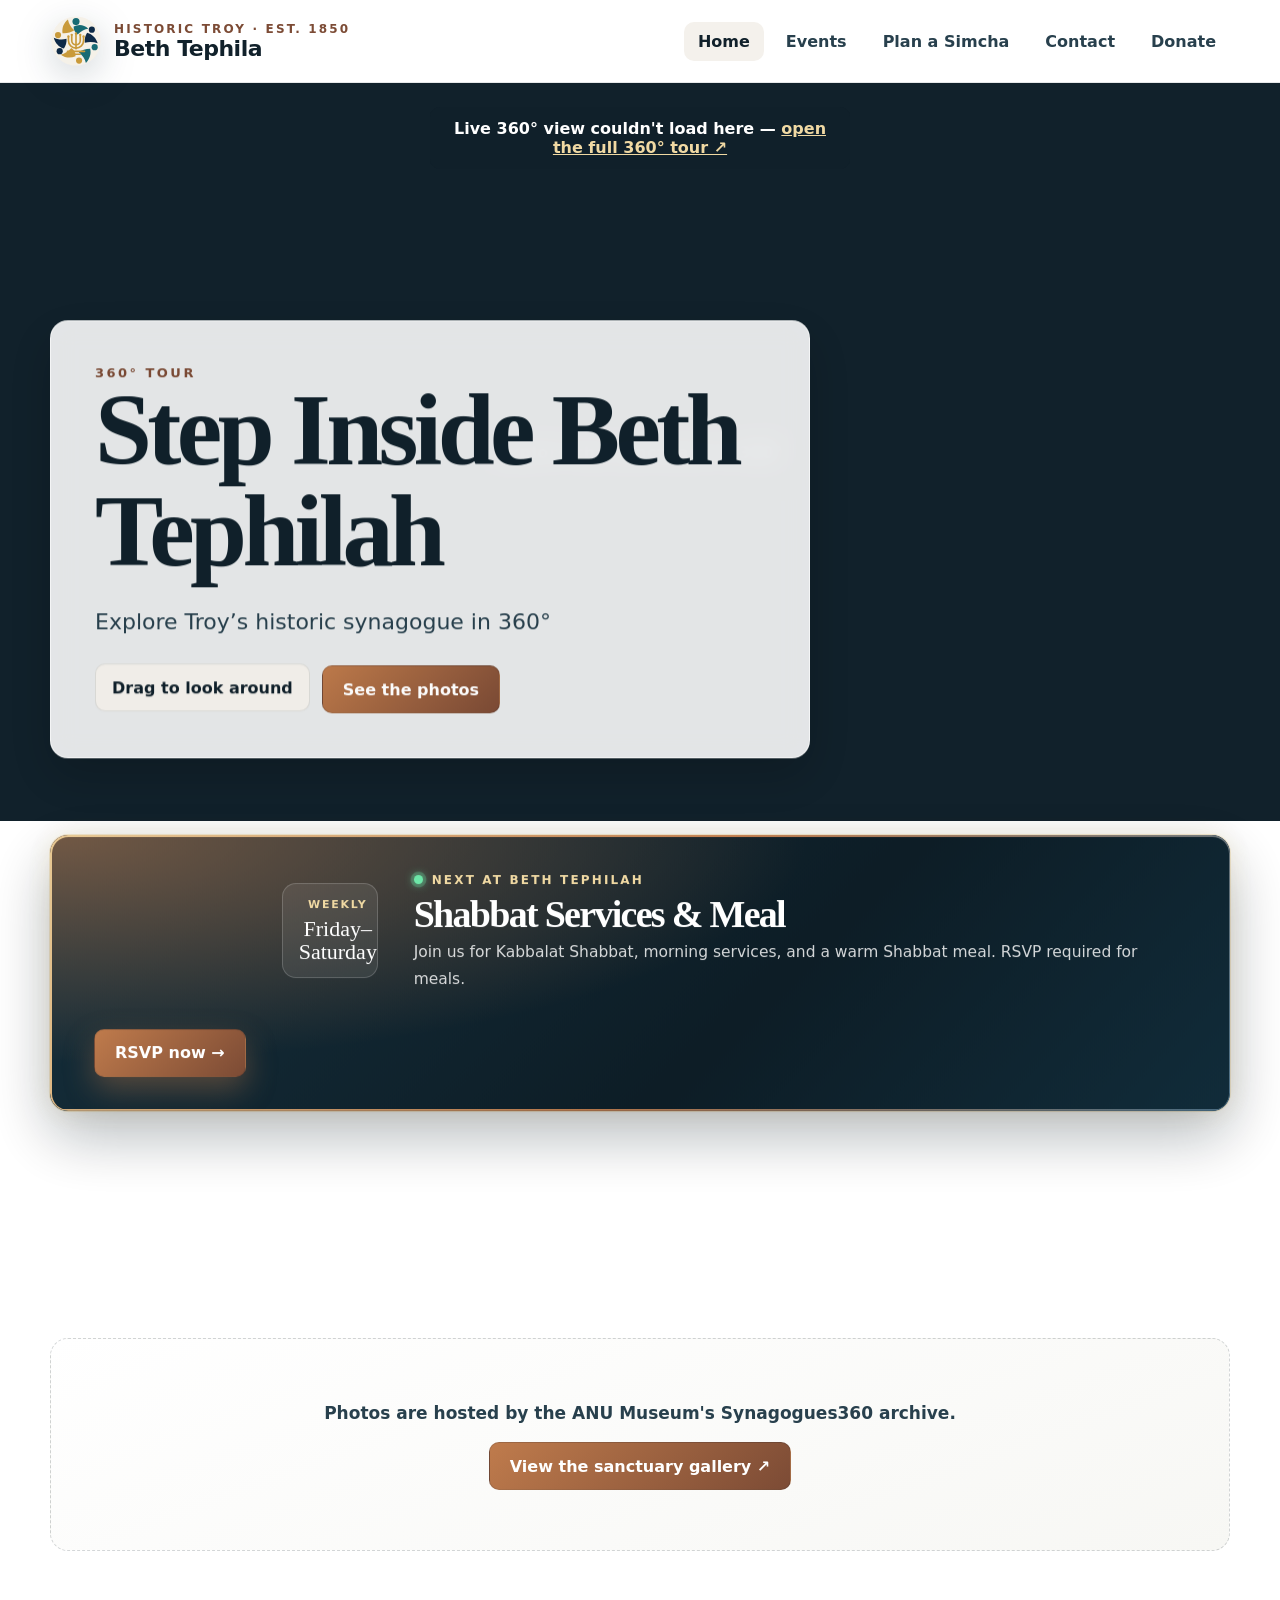
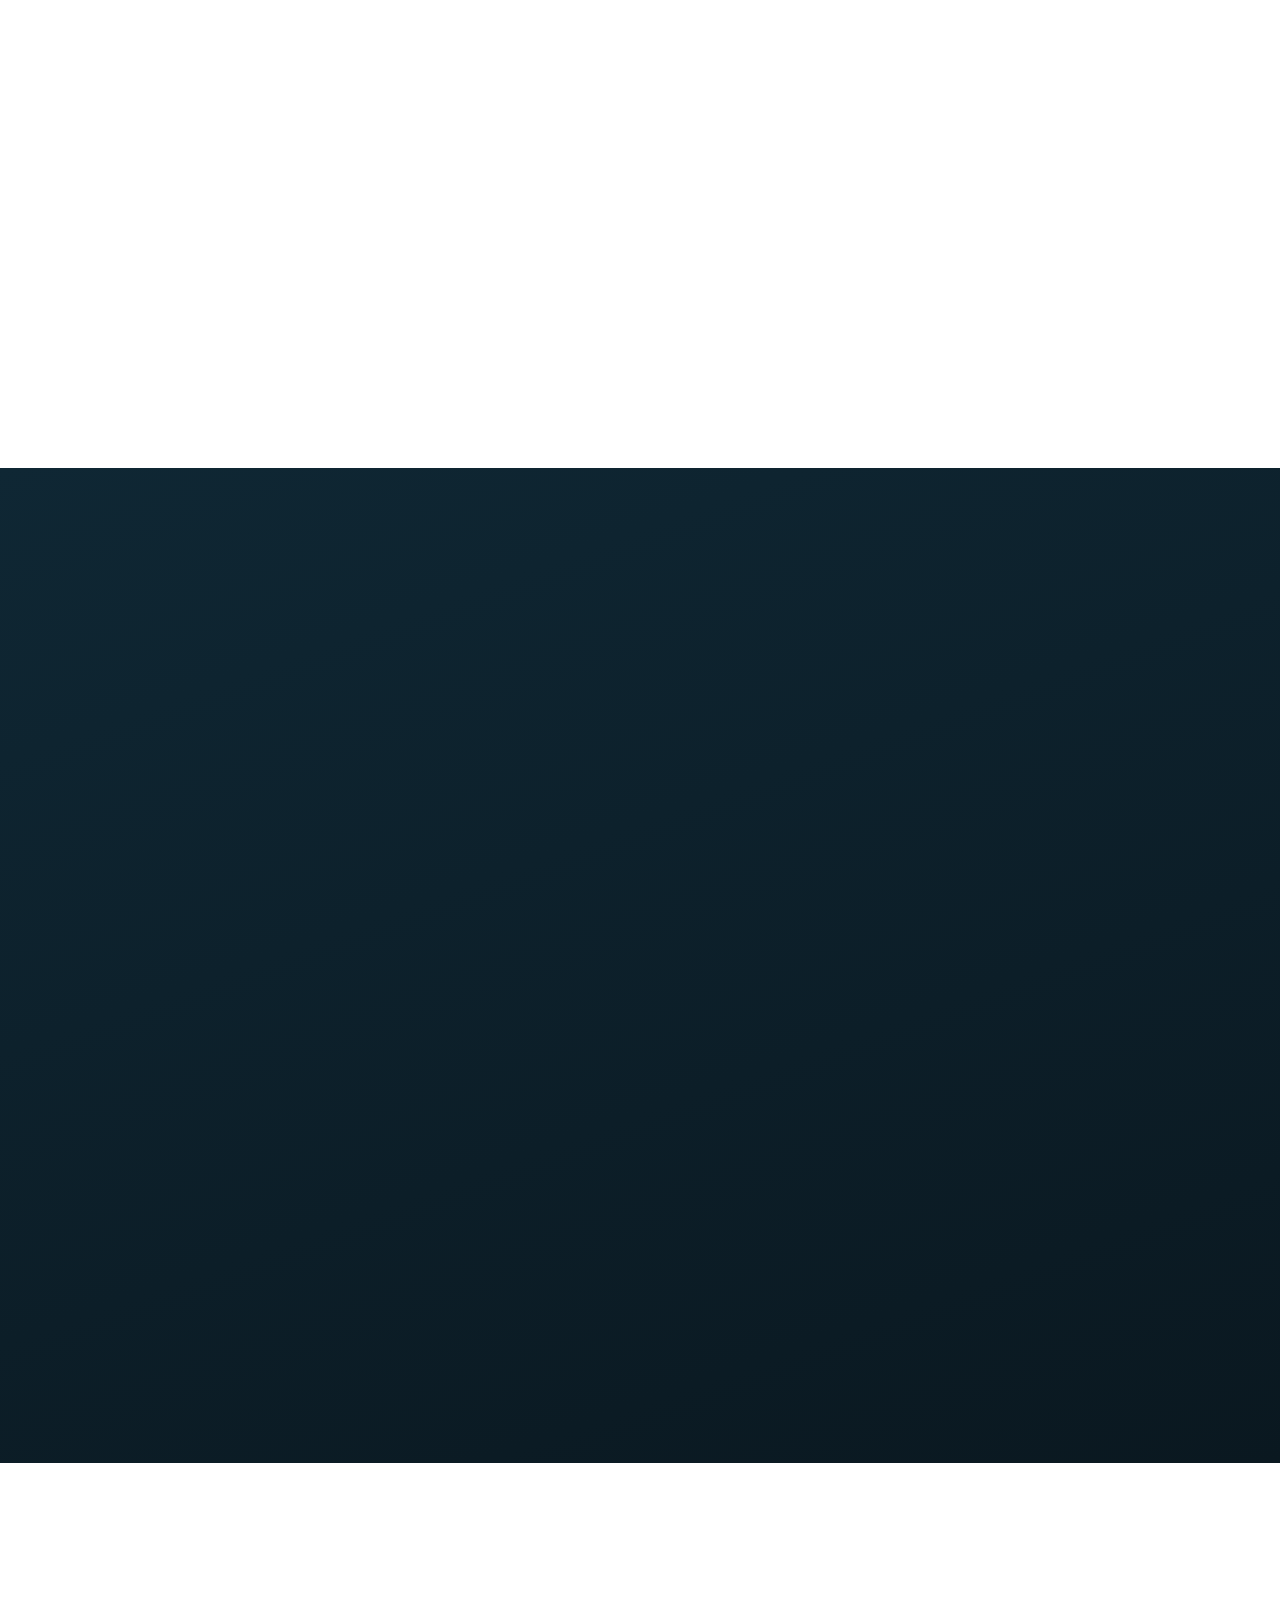
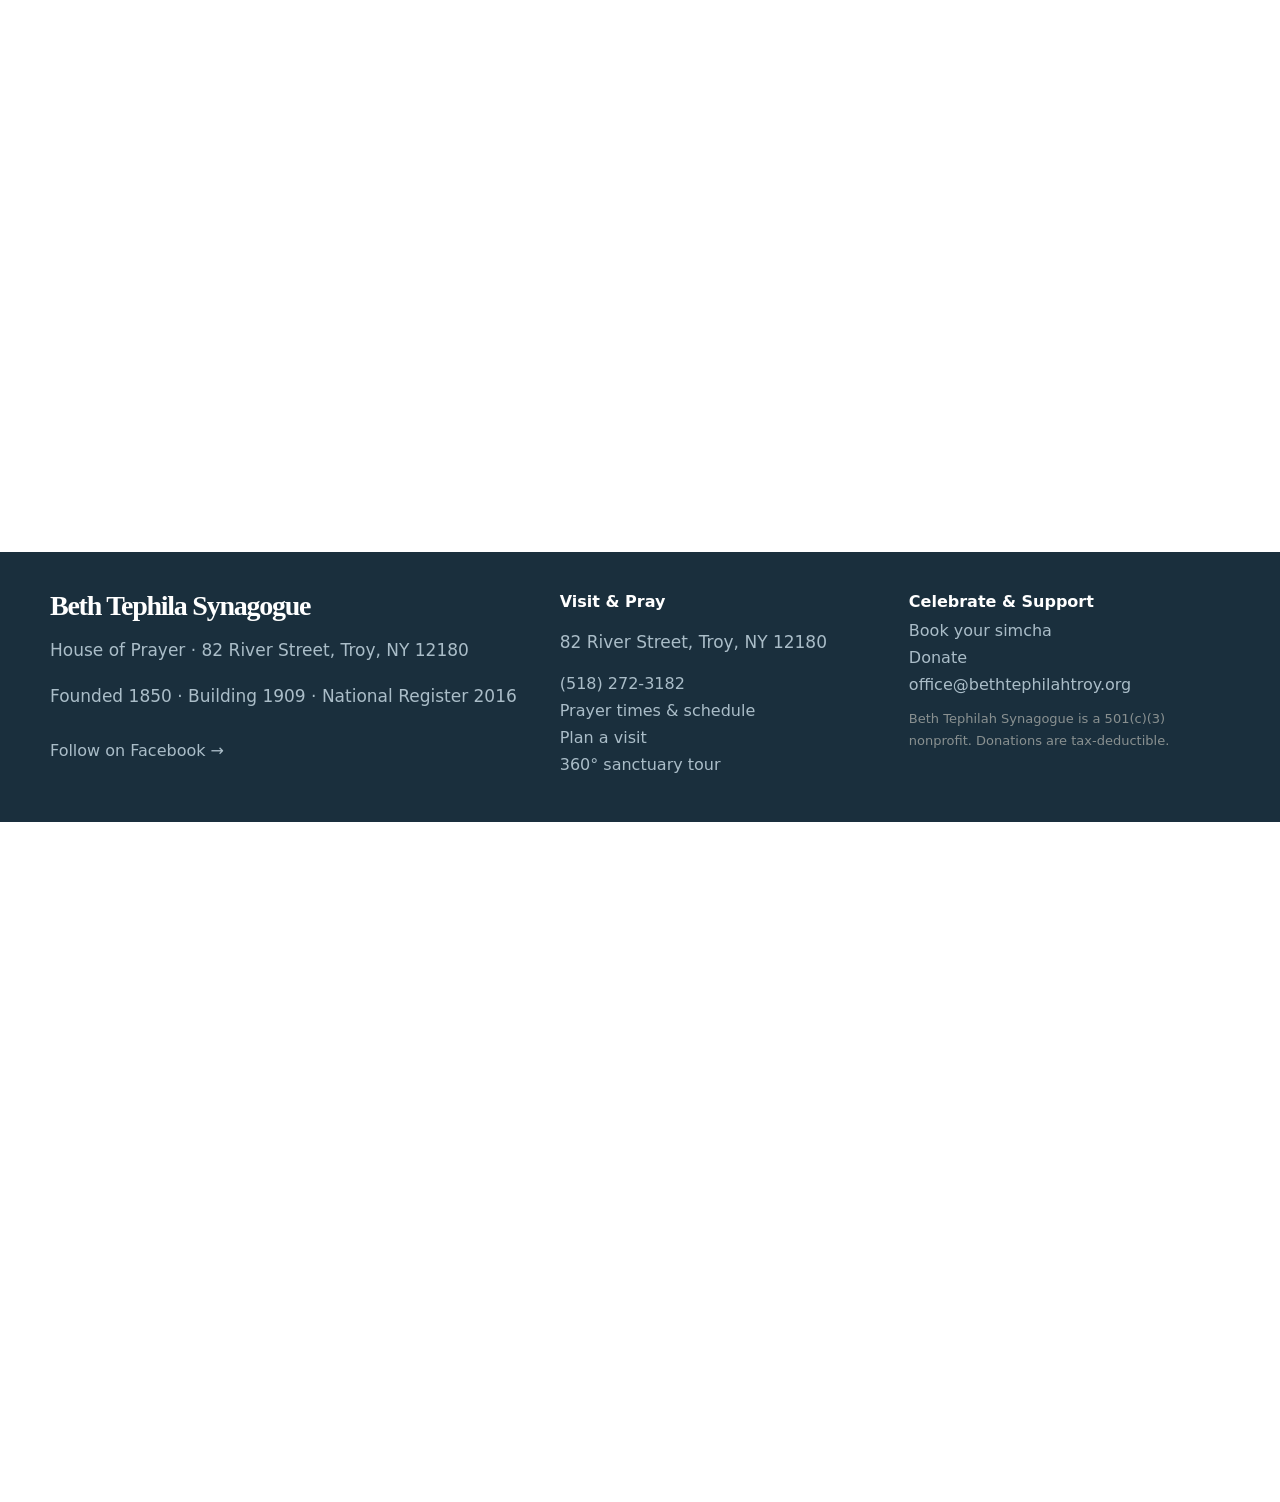
<file: index.html>
<!doctype html>
<html lang="en">
<head>
  <meta charset="utf-8" />
  <meta name="viewport" content="width=device-width, initial-scale=1" />
  <meta http-equiv="refresh" content="0; url=bet-tefila-troy/index.html" />
  <title>Beth Tephila Synagogue</title>
  <link rel="canonical" href="bet-tefila-troy/index.html" />
  <style>
    :root { color-scheme: light; --blue: #0E2A47; --gold: #C99A3A; --ivory: #F5F1E8; }
    body { min-height: 100vh; margin: 0; display: grid; place-items: center; font-family: system-ui, -apple-system, BlinkMacSystemFont, "Segoe UI", sans-serif; background: linear-gradient(180deg, #fffaf0, var(--ivory)); color: var(--blue); }
    a { color: var(--blue); font-weight: 800; text-decoration-color: var(--gold); }
    main { max-width: 720px; padding: 32px; text-align: center; }
  </style>
</head>
<body>
  <main>
    <h1>Beth Tephila Synagogue</h1>
    <p>Redirecting to the synagogue website.</p>
    <p><a href="bet-tefila-troy/index.html">Open Beth Tephila Synagogue website</a></p>
  </main>
</body>
</html>
</file>
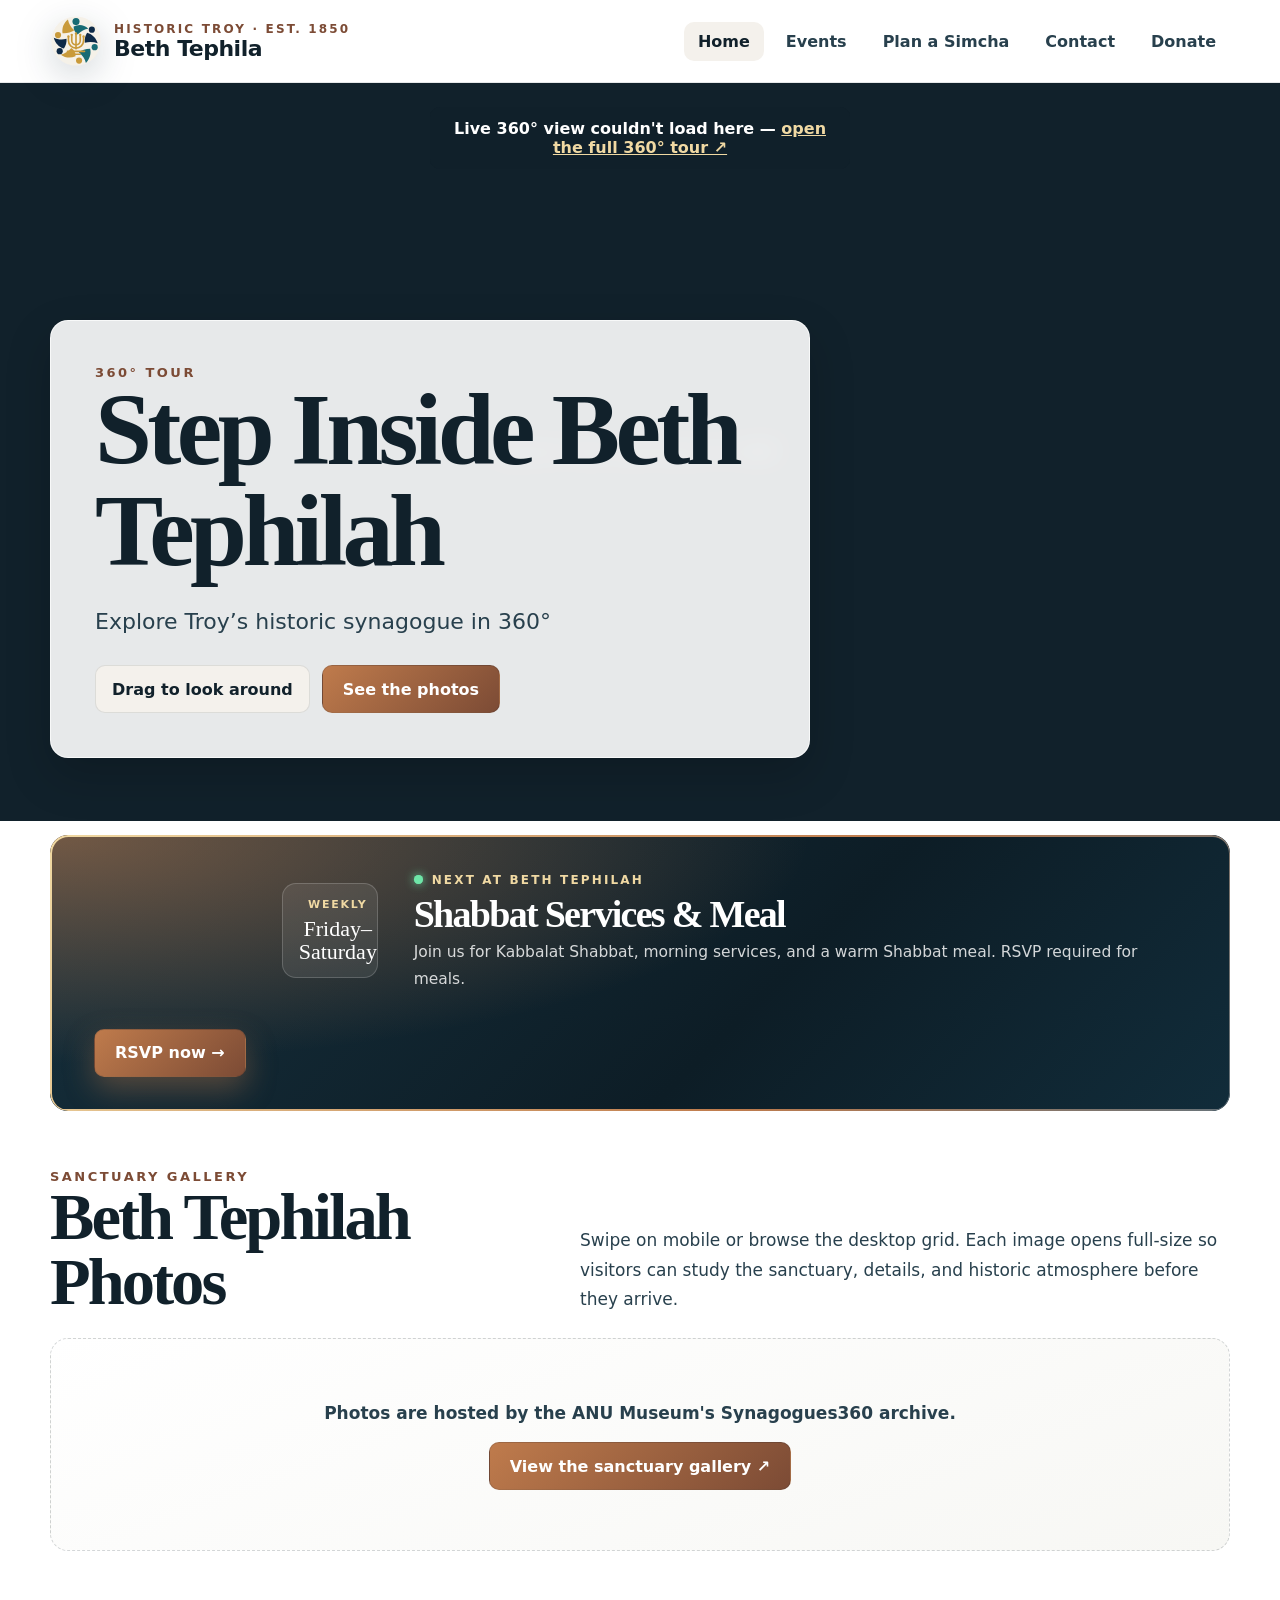
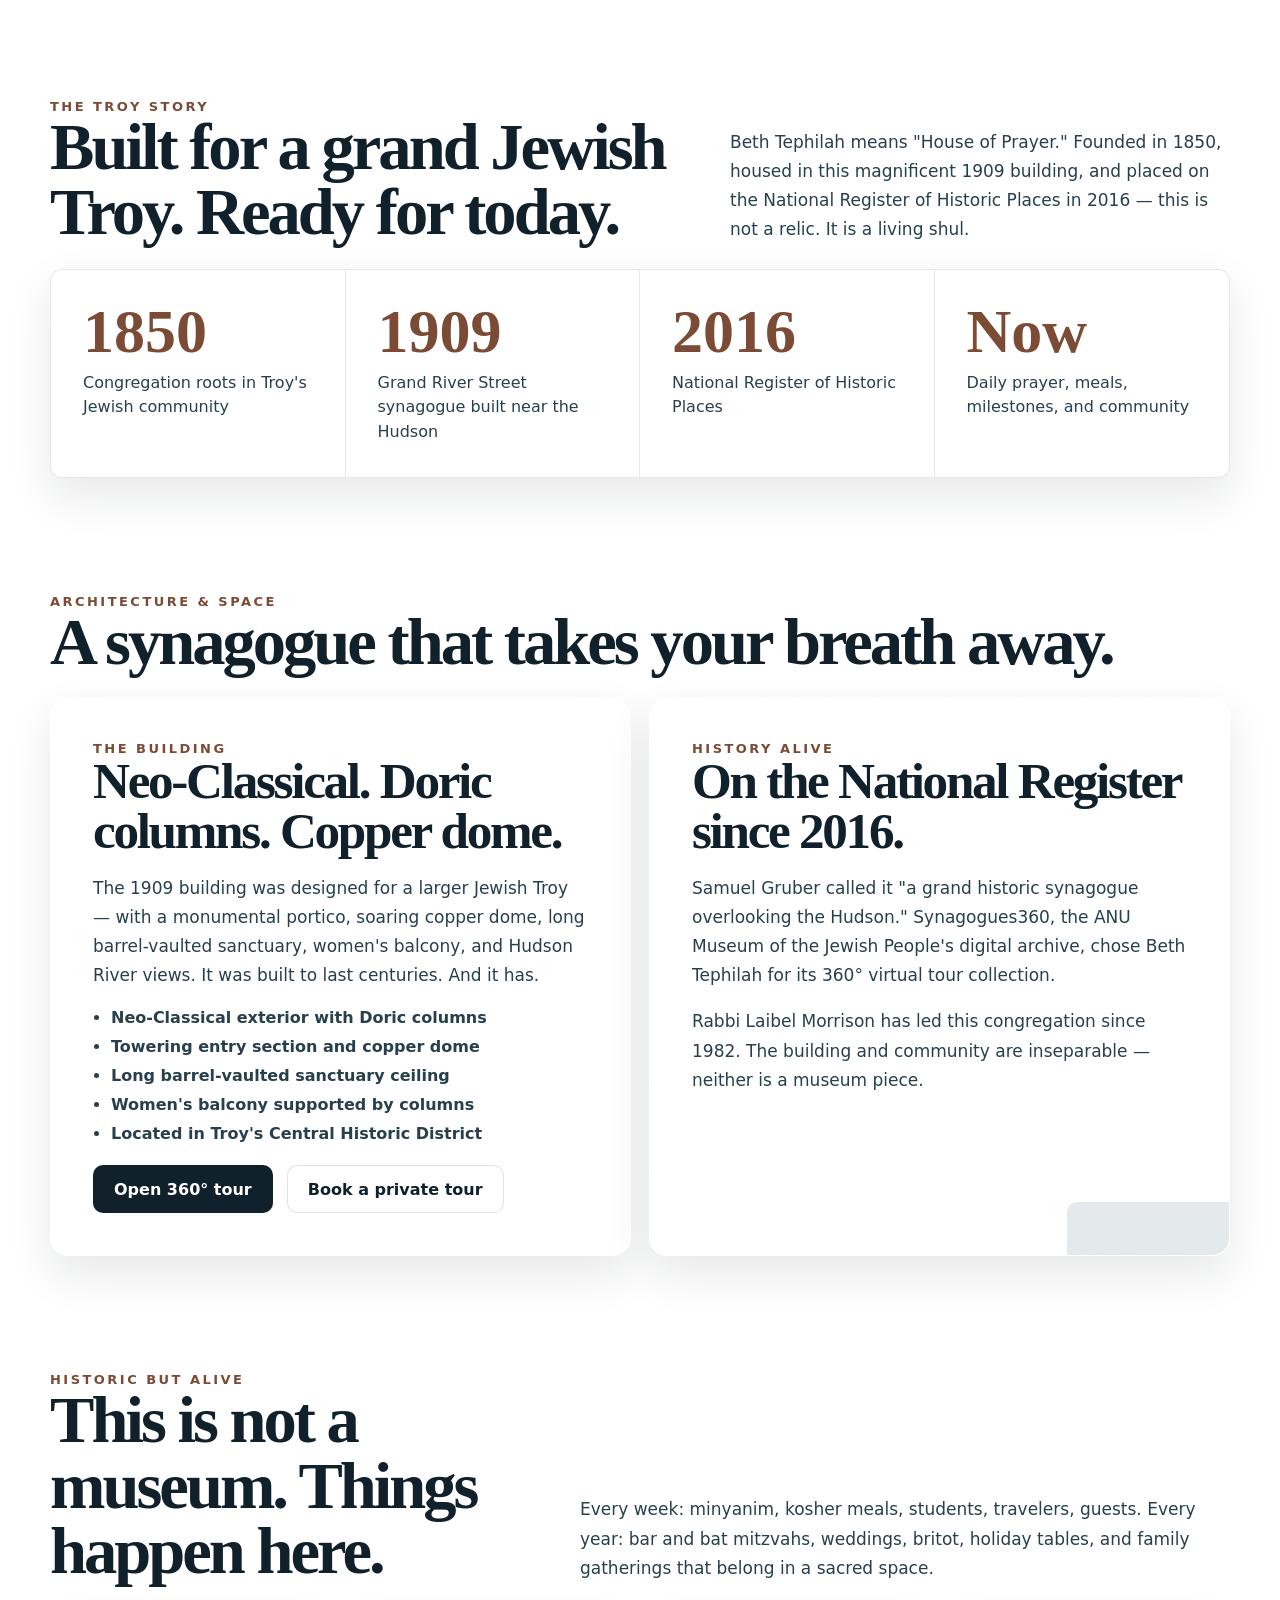
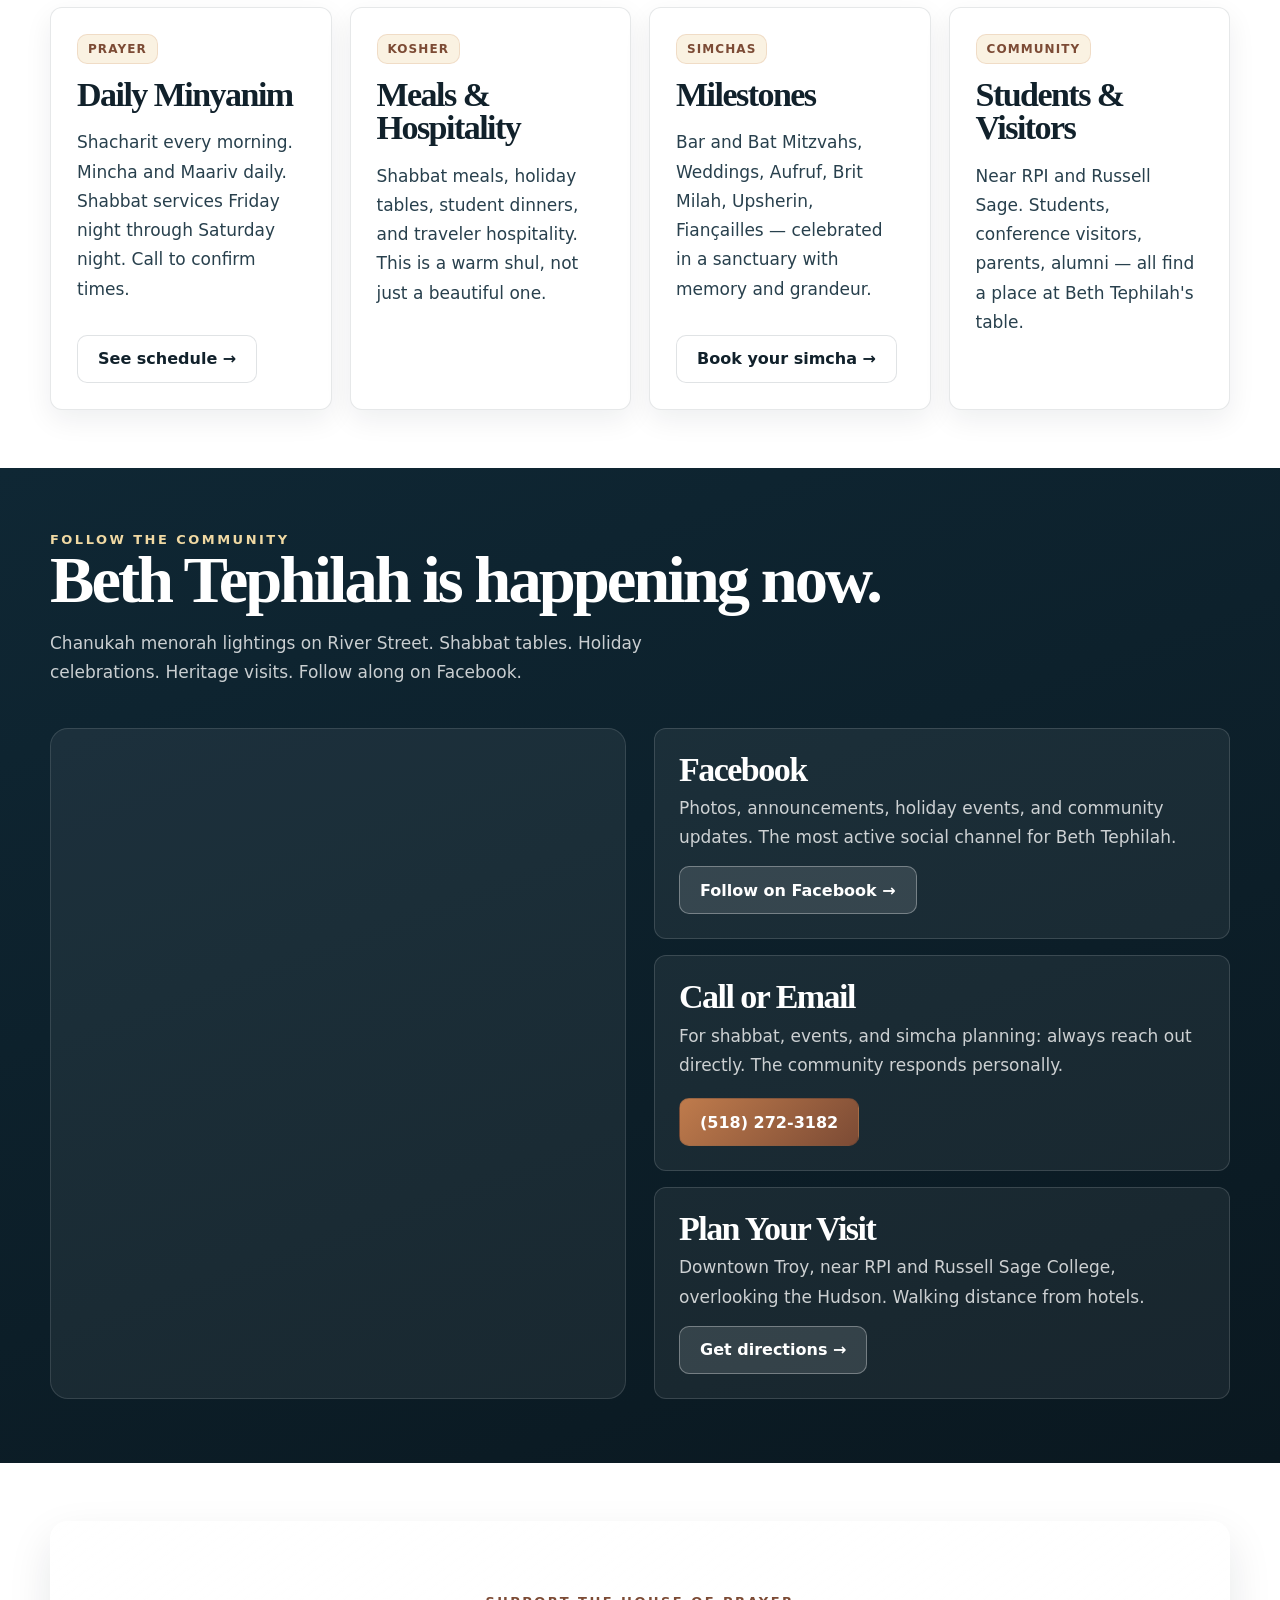
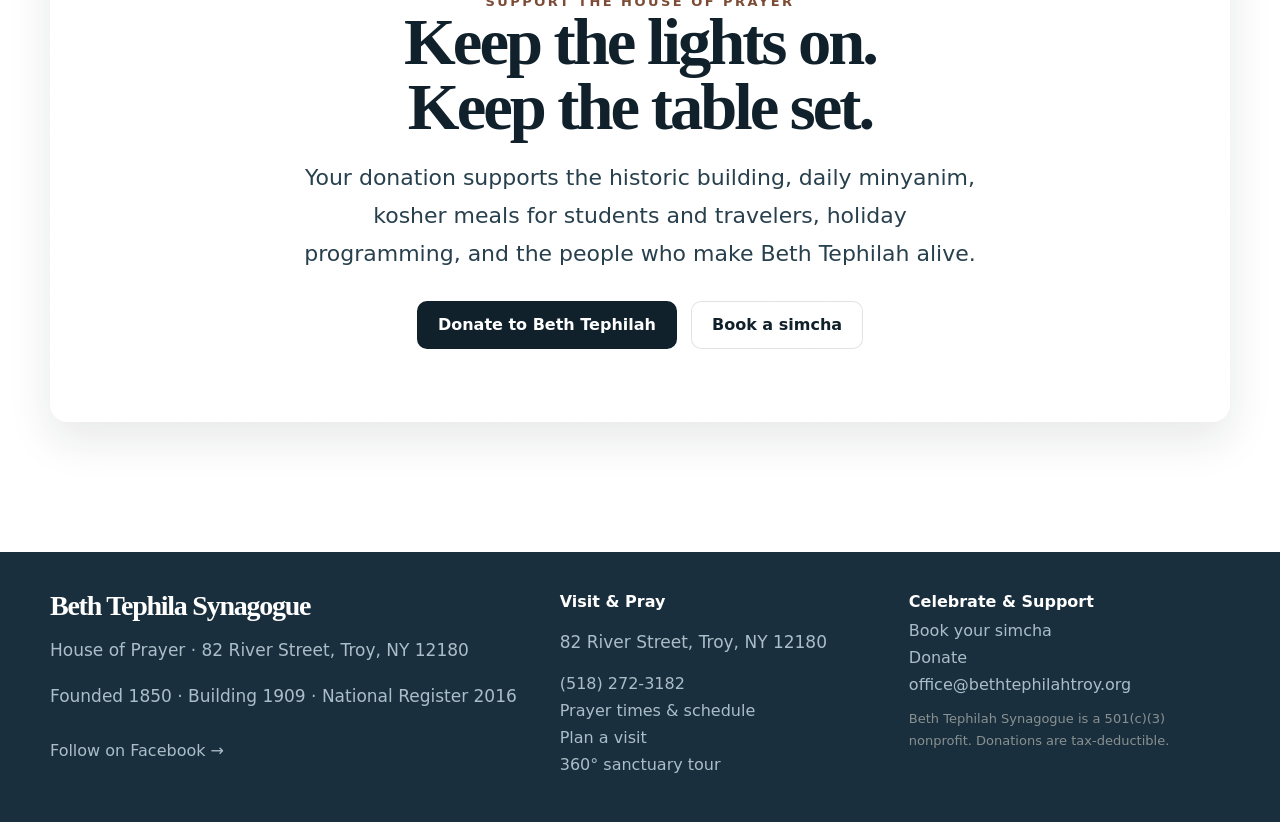
<file: bet-tefila-troy/index.html>
<!doctype html>
<html lang="en">
<head>
  <meta charset="utf-8" />
  <meta name="viewport" content="width=device-width, initial-scale=1" />
  <title>Beth Tephilah Synagogue — Historic Troy, Living Jewish Community</title>
  <meta name="description" content="Beth Tephilah Synagogue in Troy, NY: a landmark 1909 synagogue on the Hudson River, on the National Register of Historic Places, with active minyanim, kosher hospitality, simcha celebrations, and Jewish community life." />
  <link rel="stylesheet" href="assets/css/styles.css" />
</head>
<body>
  <a class="skip-link" href="#main">Skip to content</a>
  <div class="site-shell">
    <div data-shared-header></div>
    <main id="main">
      <section class="beth-tephilah-360-hero" aria-label="Interactive 360 degree tour of Beth Tephilah synagogue">
        <div class="beth-tephilah-pano-wrap">
          <div id="beth-tephilah-pano" class="beth-tephilah-pano" role="application" aria-label="Interactive 360 degree tour of Beth Tephilah synagogue"></div>
          <div class="beth-tephilah-pano-poster" data-pano-poster>
            <span>Loading 360° view…</span>
          </div>
          <div class="beth-tephilah-pano-fallback" data-pano-fallback hidden>360 view unavailable — see photos below.</div>
          <div class="beth-tephilah-hero-scrim" aria-hidden="true"></div>
        </div>
        <div class="beth-tephilah-hero-content reveal">
          <div class="eyebrow">360° TOUR</div>
          <h1>Step Inside Beth Tephilah</h1>
          <p class="lede">Explore Troy’s historic synagogue in 360°</p>
          <div class="beth-tephilah-hero-actions">
            <span class="instruction-badge">Drag to look around</span>
            <a class="button copper" href="#beth-tephilah-photos" data-scroll-to-photos>See the photos</a>
          </div>
        </div>
      </section>

      <!-- NEXT EVENT: animated glow + flow highlight -->
      <section class="next-event-section" aria-label="Next event at Beth Tephilah">
        <div class="container">
          <article class="next-event-card reveal" data-next-event hidden>
            <!-- populated by site.js -->
          </article>
        </div>
      </section>

      <section class="section beth-tephilah-photo-section" id="beth-tephilah-photos" aria-labelledby="beth-tephilah-photos-title">
        <div class="container section-header reveal">
          <div>
            <div class="eyebrow">Sanctuary gallery</div>
            <h2 id="beth-tephilah-photos-title">Beth Tephilah Photos</h2>
          </div>
          <p>Swipe on mobile or browse the desktop grid. Each image opens full-size so visitors can study the sanctuary, details, and historic atmosphere before they arrive.</p>
        </div>
        <div class="container beth-tephilah-photo-grid" data-beth-tephilah-gallery></div>
      </section>

      <!-- HISTORY: The Troy Story -->
      <section class="section history-feature" style="padding-top:90px">
        <div class="container section-header reveal">
          <div>
            <div class="eyebrow">The Troy story</div>
            <h2>Built for a grand Jewish Troy. Ready for today.</h2>
          </div>
          <p style="max-width:500px">Beth Tephilah means "House of Prayer." Founded in 1850, housed in this magnificent 1909 building, and placed on the National Register of Historic Places in 2016 — this is not a relic. It is a living shul.</p>
        </div>
        <div class="container heritage-ribbon reveal">
          <div><strong>1850</strong><span>Congregation roots in Troy's Jewish community</span></div>
          <div><strong>1909</strong><span>Grand River Street synagogue built near the Hudson</span></div>
          <div><strong>2016</strong><span>National Register of Historic Places</span></div>
          <div><strong>Now</strong><span>Daily prayer, meals, milestones, and community</span></div>
        </div>
      </section>

      <!-- ARCHITECTURE: What You See -->
      <section class="section">
        <div class="container">
          <div class="section-header reveal">
            <div>
              <div class="eyebrow">Architecture & space</div>
              <h2>A synagogue that takes your breath away.</h2>
            </div>
          </div>
          <div class="grid two reveal">
            <div class="glass-card form-card wall-card">
              <div class="eyebrow">The building</div>
              <h2 style="font-size:clamp(30px,4vw,52px)">Neo-Classical. Doric columns. Copper dome.</h2>
              <p>The 1909 building was designed for a larger Jewish Troy — with a monumental portico, soaring copper dome, long barrel-vaulted sanctuary, women's balcony, and Hudson River views. It was built to last centuries. And it has.</p>
              <ul class="detail-list" style="margin-top:18px">
                <li>Neo-Classical exterior with Doric columns</li>
                <li>Towering entry section and copper dome</li>
                <li>Long barrel-vaulted sanctuary ceiling</li>
                <li>Women's balcony supported by columns</li>
                <li>Located in Troy's Central Historic District</li>
              </ul>
              <div class="actions" style="margin-top:22px">
                <a class="button primary" href="https://synagogues-360.anumuseum.org.il/gallery/beth-tephilah/" target="_blank" rel="noopener">Open 360° tour</a>
                <a class="button secondary" href="book.html">Book a private tour</a>
              </div>
            </div>
            <div class="glass-card form-card deep-history-card">
              <div class="eyebrow">History alive</div>
              <h2 style="font-size:clamp(30px,4vw,52px)">On the National Register since 2016.</h2>
              <p>Samuel Gruber called it "a grand historic synagogue overlooking the Hudson." Synagogues360, the ANU Museum of the Jewish People's digital archive, chose Beth Tephilah for its 360° virtual tour collection.</p>
              <p style="margin-top:14px">Rabbi Laibel Morrison has led this congregation since 1982. The building and community are inseparable — neither is a museum piece.</p>
            </div>
          </div>
        </div>
      </section>

      <!-- ALIVE: What Happens Inside -->
      <section class="section section-live">
        <div class="container">
          <div class="section-header reveal">
            <div>
              <div class="eyebrow">Historic but alive</div>
              <h2>This is not a museum. Things happen here.</h2>
            </div>
            <p>Every week: minyanim, kosher meals, students, travelers, guests. Every year: bar and bat mitzvahs, weddings, britot, holiday tables, and family gatherings that belong in a sacred space.</p>
          </div>
          <div class="grid four fact-grid reveal">
            <article class="card">
              <span class="tag">Prayer</span>
              <h3>Daily Minyanim</h3>
              <p>Shacharit every morning. Mincha and Maariv daily. Shabbat services Friday night through Saturday night. Call to confirm times.</p>
              <a class="button secondary" href="schedule.html" style="margin-top:14px;display:inline-flex">See schedule →</a>
            </article>
            <article class="card">
              <span class="tag">Kosher</span>
              <h3>Meals & Hospitality</h3>
              <p>Shabbat meals, holiday tables, student dinners, and traveler hospitality. This is a warm shul, not just a beautiful one.</p>
            </article>
            <article class="card">
              <span class="tag">Simchas</span>
              <h3>Milestones</h3>
              <p>Bar and Bat Mitzvahs, Weddings, Aufruf, Brit Milah, Upsherin, Fiançailles — celebrated in a sanctuary with memory and grandeur.</p>
              <a class="button secondary" href="book.html" style="margin-top:14px;display:inline-flex">Book your simcha →</a>
            </article>
            <article class="card">
              <span class="tag">Community</span>
              <h3>Students & Visitors</h3>
              <p>Near RPI and Russell Sage. Students, conference visitors, parents, alumni — all find a place at Beth Tephilah's table.</p>
            </article>
          </div>
        </div>
      </section>

      <!-- SOCIAL: Follow the Life -->
      <section class="social-feed-section">
        <div class="container">
          <div class="social-feed-header reveal" style="margin-bottom:40px">
            <div class="eyebrow">Follow the community</div>
            <h2>Beth Tephilah is happening now.</h2>
            <p>Chanukah menorah lightings on River Street. Shabbat tables. Holiday celebrations. Heritage visits. Follow along on Facebook.</p>
          </div>
          <div class="grid two reveal" style="gap:28px">
            <div class="social-feed-embed" id="fb-feed">
              <div id="fb-root"></div>
              <div class="fb-page"
                data-href="https://www.facebook.com/bethtephilah.synagogue/"
                data-tabs="timeline"
                data-width="500"
                data-height="500"
                data-small-header="true"
                data-adapt-container-width="true"
                data-hide-cover="false"
                data-show-facepile="false">
              </div>
            </div>
            <div style="display:grid;gap:16px;align-content:start">
              <div class="social-card">
                <h3>Facebook</h3>
                <p>Photos, announcements, holiday events, and community updates. The most active social channel for Beth Tephilah.</p>
                <a class="button secondary" href="https://www.facebook.com/bethtephilah.synagogue/" target="_blank" rel="noopener" style="color:white;border-color:rgba(255,255,255,.32);background:rgba(255,255,255,.12)">Follow on Facebook →</a>
              </div>
              <div class="social-card">
                <h3>Call or Email</h3>
                <p>For shabbat, events, and simcha planning: always reach out directly. The community responds personally.</p>
                <a class="button copper" href="tel:+15182723182" style="display:inline-flex;margin-top:4px">(518) 272-3182</a>
              </div>
              <div class="social-card">
                <h3>Plan Your Visit</h3>
                <p>Downtown Troy, near RPI and Russell Sage College, overlooking the Hudson. Walking distance from hotels.</p>
                <a class="button secondary" href="https://maps.google.com/?q=82+River+Street+Troy+NY+12180" target="_blank" rel="noopener" style="color:white;border-color:rgba(255,255,255,.32);background:rgba(255,255,255,.12)">Get directions →</a>
              </div>
            </div>
          </div>
        </div>
      </section>

      <!-- CTA: Donate -->
      <section class="section">
        <div class="container glass-card form-card reveal" style="text-align:center;padding:clamp(36px,6vw,72px)">
          <div class="eyebrow">Support the house of prayer</div>
          <h2>Keep the lights on.<br>Keep the table set.</h2>
          <p class="lede" style="margin:20px auto;max-width:680px">Your donation supports the historic building, daily minyanim, kosher meals for students and travelers, holiday programming, and the people who make Beth Tephilah alive.</p>
          <div class="actions" style="justify-content:center">
            <a class="button primary" href="donate.html">Donate to Beth Tephilah</a>
            <a class="button secondary" href="book.html">Book a simcha</a>
          </div>
        </div>
      </section>

    </main>
    <div data-shared-footer></div>
  </div>
  <script src="config.js"></script>
  <script src="shared/content.js"></script>
  <script src="assets/js/site.js"></script>
  <script>
    // Facebook SDK
    window.fbAsyncInit = function() {
      FB.init({ xfbml: true, version: 'v19.0' });
    };
    (function(d, s, id) {
      var js, fjs = d.getElementsByTagName(s)[0];
      if (d.getElementById(id)) return;
      js = d.createElement(s); js.id = id;
      js.src = 'https://connect.facebook.net/en_US/sdk.js';
      js.async = true; js.defer = true; js.crossOrigin = 'anonymous';
      fjs.parentNode.insertBefore(js, fjs);
    }(document, 'script', 'facebook-jssdk'));
  </script>
</body>
</html>
</file>
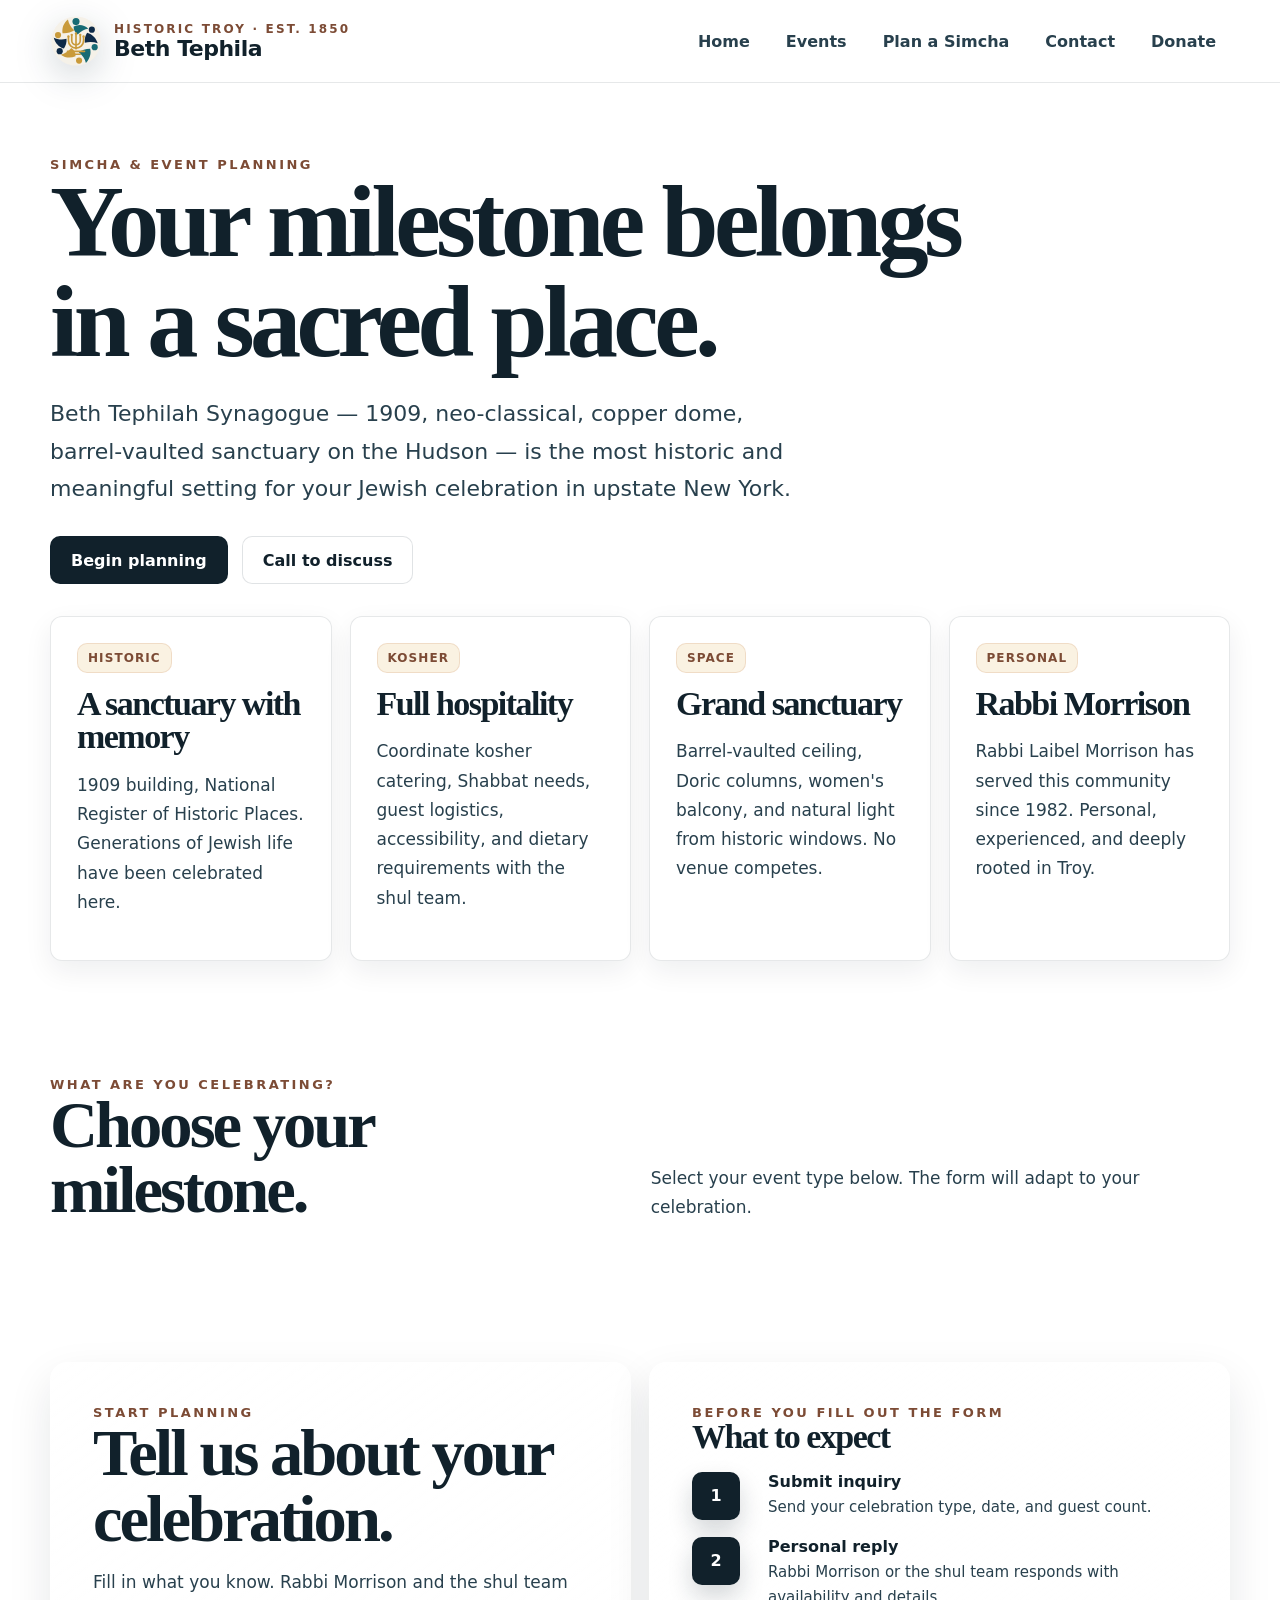
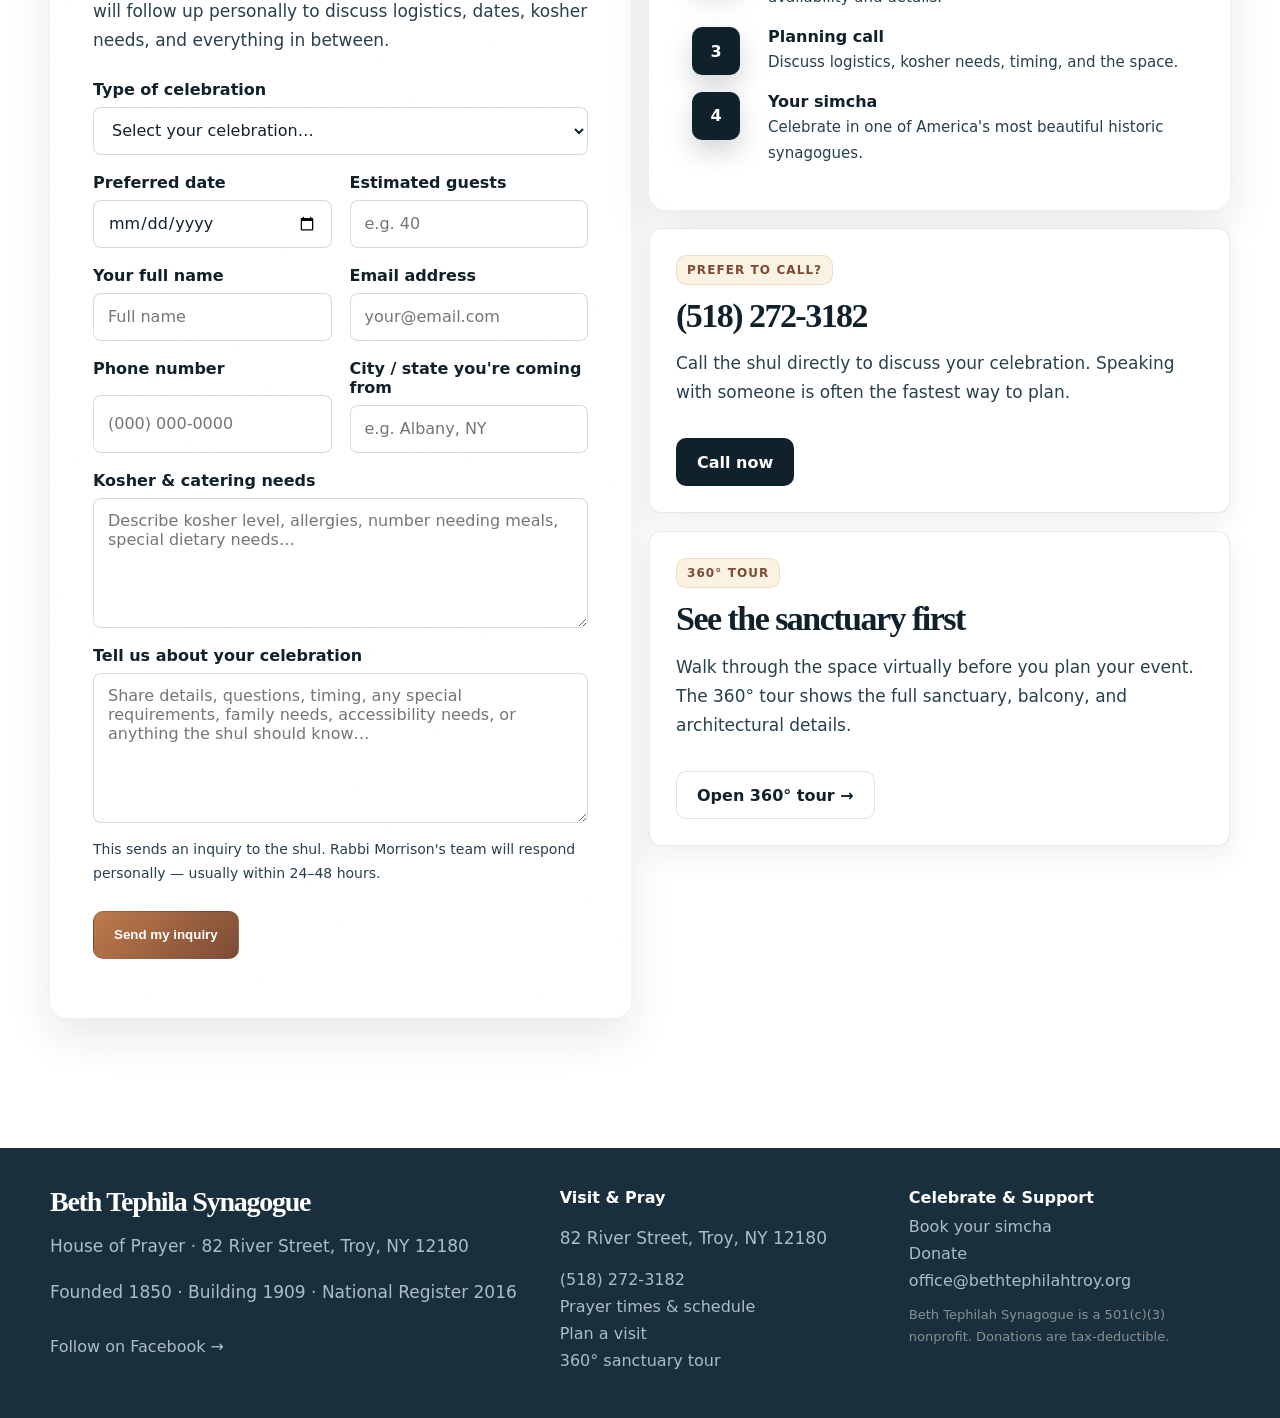
<file: bet-tefila-troy/book.html>
<!doctype html>
<html lang="en">
<head>
  <meta charset="utf-8" />
  <meta name="viewport" content="width=device-width, initial-scale=1" />
  <title>Book Your Simcha — Beth Tephilah Synagogue</title>
  <meta name="description" content="Book your Bar or Bat Mitzvah, wedding, Brit Milah, Upsherin, Fiançailles, or other Jewish milestone at Beth Tephilah Synagogue in Troy, NY — a landmark 1909 sanctuary on the Hudson." />
  <link rel="stylesheet" href="assets/css/styles.css" />
</head>
<body>
  <a class="skip-link" href="#main">Skip to content</a>
  <div class="site-shell">
    <div data-shared-header></div>
    <main id="main">

      <!-- HERO -->
      <section class="hero" style="padding-bottom:32px">
        <div class="container">
          <div class="eyebrow">Simcha & event planning</div>
          <h1>Your milestone belongs<br>in a sacred place.</h1>
          <p class="lede">Beth Tephilah Synagogue — 1909, neo-classical, copper dome, barrel-vaulted sanctuary on the Hudson — is the most historic and meaningful setting for your Jewish celebration in upstate New York.</p>
          <div class="actions">
            <a class="button primary" href="#choose-simcha">Begin planning</a>
            <a class="button secondary" href="tel:+15182723182">Call to discuss</a>
          </div>
        </div>
      </section>

      <!-- WHY BETH TEPHILAH -->
      <section class="section" style="padding-top:0">
        <div class="container grid four fact-grid reveal">
          <article class="card">
            <span class="tag">Historic</span>
            <h3>A sanctuary with memory</h3>
            <p>1909 building, National Register of Historic Places. Generations of Jewish life have been celebrated here.</p>
          </article>
          <article class="card">
            <span class="tag">Kosher</span>
            <h3>Full hospitality</h3>
            <p>Coordinate kosher catering, Shabbat needs, guest logistics, accessibility, and dietary requirements with the shul team.</p>
          </article>
          <article class="card">
            <span class="tag">Space</span>
            <h3>Grand sanctuary</h3>
            <p>Barrel-vaulted ceiling, Doric columns, women's balcony, and natural light from historic windows. No venue competes.</p>
          </article>
          <article class="card">
            <span class="tag">Personal</span>
            <h3>Rabbi Morrison</h3>
            <p>Rabbi Laibel Morrison has served this community since 1982. Personal, experienced, and deeply rooted in Troy.</p>
          </article>
        </div>
      </section>

      <!-- CHOOSE YOUR SIMCHA -->
      <section class="section" id="choose-simcha">
        <div class="container">
          <div class="section-header reveal">
            <div>
              <div class="eyebrow">What are you celebrating?</div>
              <h2>Choose your milestone.</h2>
            </div>
            <p>Select your event type below. The form will adapt to your celebration.</p>
          </div>
          <div class="simcha-grid reveal" id="simcha-type-grid">
            <!-- Populated by JS -->
          </div>
        </div>
      </section>

      <!-- BOOKING FORM -->
      <section class="section" id="booking-form-section">
        <div class="container grid two">
          <div class="glass-card form-card reveal">
            <div class="eyebrow">Start planning</div>
            <h2 id="form-title">Tell us about your celebration.</h2>
            <p>Fill in what you know. Rabbi Morrison and the shul team will follow up personally to discuss logistics, dates, kosher needs, and everything in between.</p>
            <form data-mailto data-subject="Beth Tephilah Simcha Inquiry" style="margin-top:24px">
              <input type="hidden" name="subject" value="Beth Tephilah Simcha Inquiry" />
              <div class="form-grid">
                <div class="field full">
                  <label for="simcha-type">Type of celebration</label>
                  <select id="simcha-type" name="simcha_type" required>
                    <option value="">Select your celebration…</option>
                    <option value="bar-mitzvah">Bar Mitzvah</option>
                    <option value="bat-mitzvah">Bat Mitzvah</option>
                    <option value="wedding">Wedding / Chuppah</option>
                    <option value="aufruf">Aufruf</option>
                    <option value="sheva-brachot">Sheva Brachot</option>
                    <option value="brit-milah">Brit Milah / Bris</option>
                    <option value="upsherin">Upsherin / Chalakah</option>
                    <option value="fiancailles">Fiançailles / Engagement Celebration</option>
                    <option value="heritage-tour">Private Heritage Tour</option>
                    <option value="shabbat-event">Shabbat Event / Guest Shabbat</option>
                    <option value="yahrzeit">Yahrzeit / Memorial</option>
                    <option value="other">Other Gathering</option>
                  </select>
                </div>
                <div class="field">
                  <label for="event-date">Preferred date</label>
                  <input id="event-date" name="preferred_date" type="date" />
                </div>
                <div class="field">
                  <label for="guest-count">Estimated guests</label>
                  <input id="guest-count" name="guest_count" type="number" min="1" placeholder="e.g. 40" />
                </div>
                <div class="field">
                  <label for="book-name">Your full name</label>
                  <input id="book-name" name="name" autocomplete="name" required placeholder="Full name" />
                </div>
                <div class="field">
                  <label for="book-email">Email address</label>
                  <input id="book-email" name="email" type="email" autocomplete="email" required placeholder="your@email.com" />
                </div>
                <div class="field">
                  <label for="book-phone">Phone number</label>
                  <input id="book-phone" name="phone" type="tel" autocomplete="tel" placeholder="(000) 000-0000" />
                </div>
                <div class="field">
                  <label for="book-city">City / state you're coming from</label>
                  <input id="book-city" name="origin_city" placeholder="e.g. Albany, NY" />
                </div>
                <div class="field full">
                  <label for="kosher-needs">Kosher & catering needs</label>
                  <textarea id="kosher-needs" name="kosher_needs" placeholder="Describe kosher level, allergies, number needing meals, special dietary needs…"></textarea>
                </div>
                <div class="field full">
                  <label for="book-message">Tell us about your celebration</label>
                  <textarea id="book-message" name="message" placeholder="Share details, questions, timing, any special requirements, family needs, accessibility needs, or anything the shul should know…" style="min-height:150px"></textarea>
                </div>
              </div>
              <p class="form-note">This sends an inquiry to the shul. Rabbi Morrison's team will respond personally — usually within 24–48 hours.</p>
              <button class="button copper" type="submit" style="margin-top:12px">Send my inquiry</button>
              <div class="form-status" aria-live="polite"></div>
            </form>
          </div>
          <div style="display:grid;gap:18px;align-content:start">
            <div class="glass-card form-card reveal">
              <div class="eyebrow">Before you fill out the form</div>
              <h3>What to expect</h3>
              <div class="timeline" style="margin-top:18px">
                <div class="timeline-item"><div><strong>Submit inquiry</strong><p style="margin:4px 0 0;font-size:15px">Send your celebration type, date, and guest count.</p></div></div>
                <div class="timeline-item"><div><strong>Personal reply</strong><p style="margin:4px 0 0;font-size:15px">Rabbi Morrison or the shul team responds with availability and details.</p></div></div>
                <div class="timeline-item"><div><strong>Planning call</strong><p style="margin:4px 0 0;font-size:15px">Discuss logistics, kosher needs, timing, and the space.</p></div></div>
                <div class="timeline-item"><div><strong>Your simcha</strong><p style="margin:4px 0 0;font-size:15px">Celebrate in one of America's most beautiful historic synagogues.</p></div></div>
              </div>
            </div>
            <article class="card reveal">
              <span class="tag">Prefer to call?</span>
              <h3>(518) 272-3182</h3>
              <p>Call the shul directly to discuss your celebration. Speaking with someone is often the fastest way to plan.</p>
              <a class="button primary" href="tel:+15182723182" style="margin-top:14px;display:inline-flex">Call now</a>
            </article>
            <article class="card reveal">
              <span class="tag">360° tour</span>
              <h3>See the sanctuary first</h3>
              <p>Walk through the space virtually before you plan your event. The 360° tour shows the full sanctuary, balcony, and architectural details.</p>
              <a class="button secondary" href="https://synagogues-360.anumuseum.org.il/gallery/beth-tephilah/" target="_blank" rel="noopener" style="margin-top:14px;display:inline-flex">Open 360° tour →</a>
            </article>
          </div>
        </div>
      </section>

    </main>
    <div data-shared-footer></div>
  </div>
  <script src="config.js"></script>
  <script src="shared/content.js"></script>
  <script src="assets/js/site.js"></script>
  <script>
    // Simcha type grid from content
    const content = window.BET_TEFILA_CONTENT || {};
    const simchaGrid = document.getElementById('simcha-type-grid');
    const formTitle = document.getElementById('form-title');
    const simchaSelect = document.getElementById('simcha-type');
    if (simchaGrid && content.simchaTypes) {
      simchaGrid.innerHTML = content.simchaTypes.map(s => `
        <div class="simcha-card" data-id="${s.id}" role="button" tabindex="0" aria-label="Select ${s.label}">
          <span class="simcha-icon">${s.icon}</span>
          <h3>${s.label}</h3>
          <p>${s.description}</p>
        </div>`).join('');
      simchaGrid.querySelectorAll('.simcha-card').forEach(card => {
        const activate = () => {
          simchaGrid.querySelectorAll('.simcha-card').forEach(c => c.classList.remove('selected'));
          card.classList.add('selected');
          const id = card.dataset.id;
          const found = content.simchaTypes.find(s => s.id === id);
          if (found) {
            formTitle.textContent = `Planning a ${found.label} — Tell us about it.`;
            simchaSelect.value = id;
          }
          document.getElementById('booking-form-section').scrollIntoView({ behavior: 'smooth', block: 'start' });
        };
        card.addEventListener('click', activate);
        card.addEventListener('keydown', e => { if (e.key === 'Enter' || e.key === ' ') activate(); });
      });
    }
  </script>
</body>
</html>
</file>
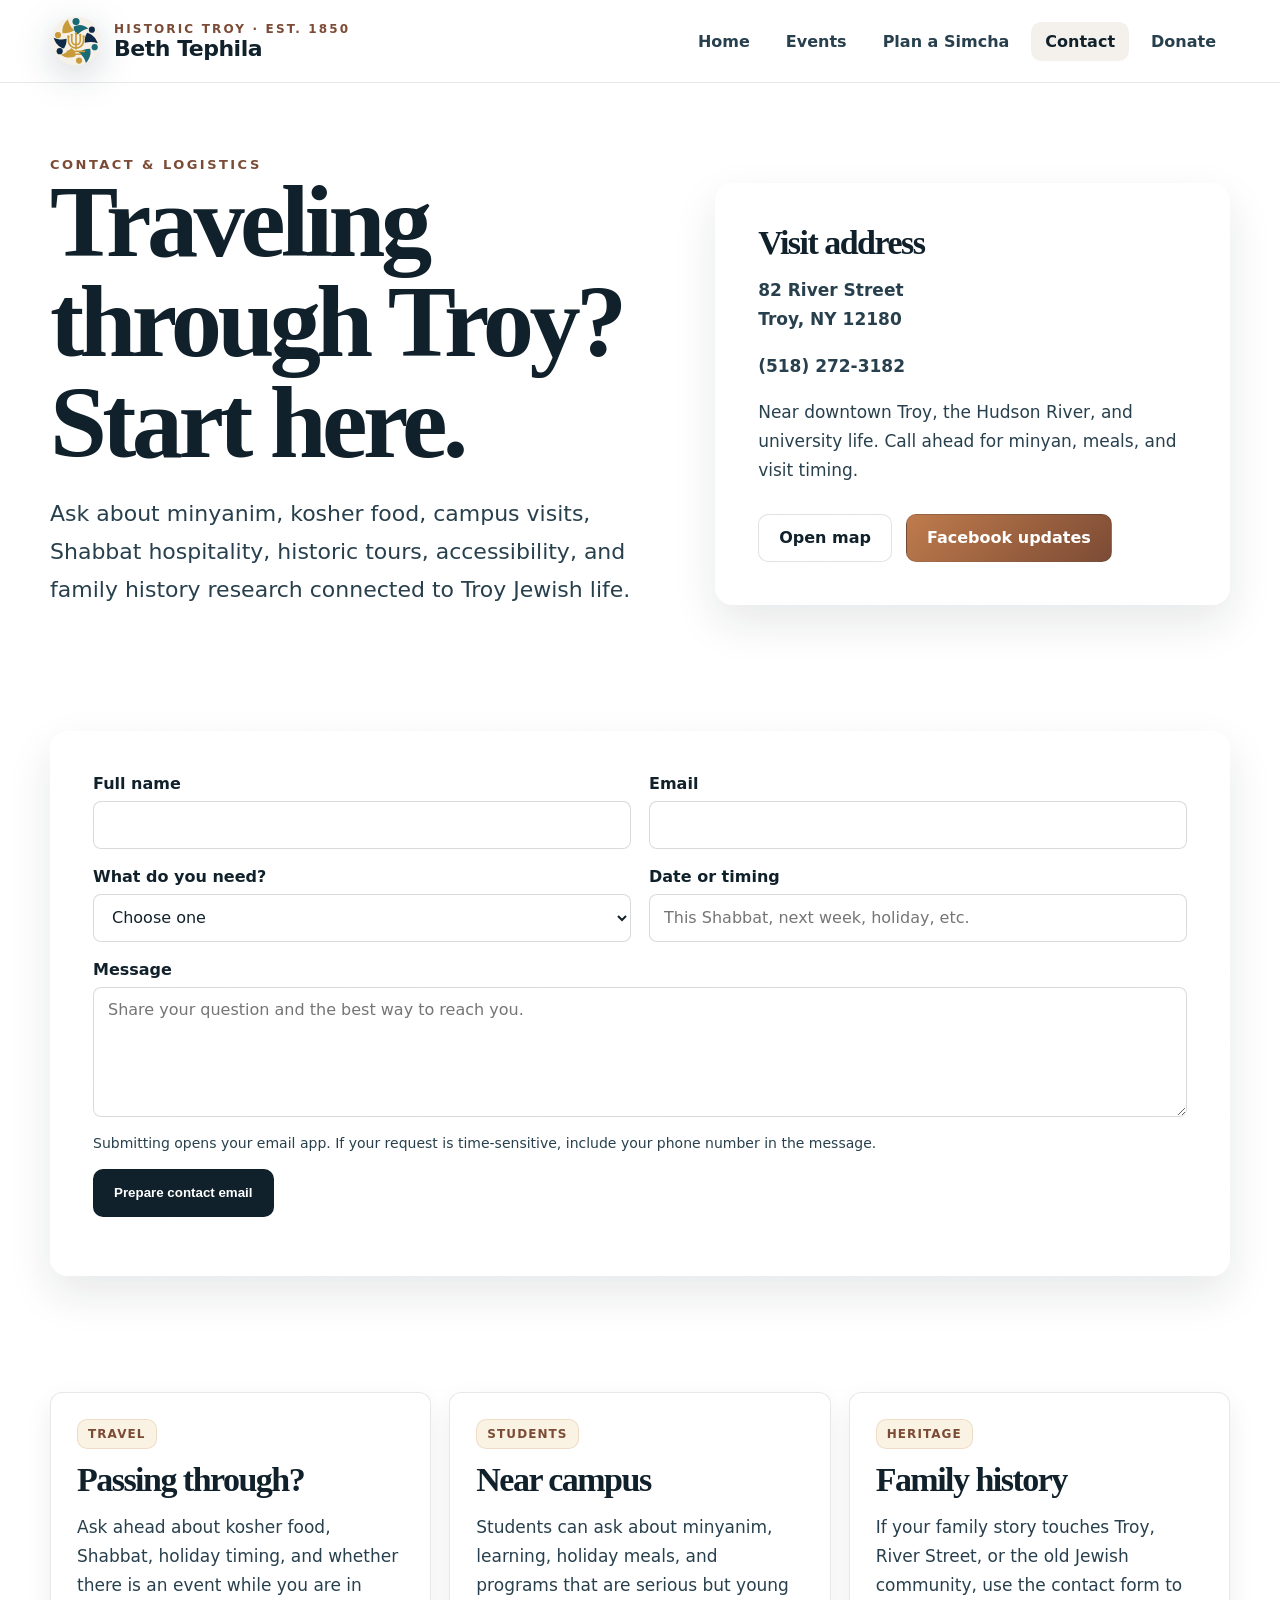
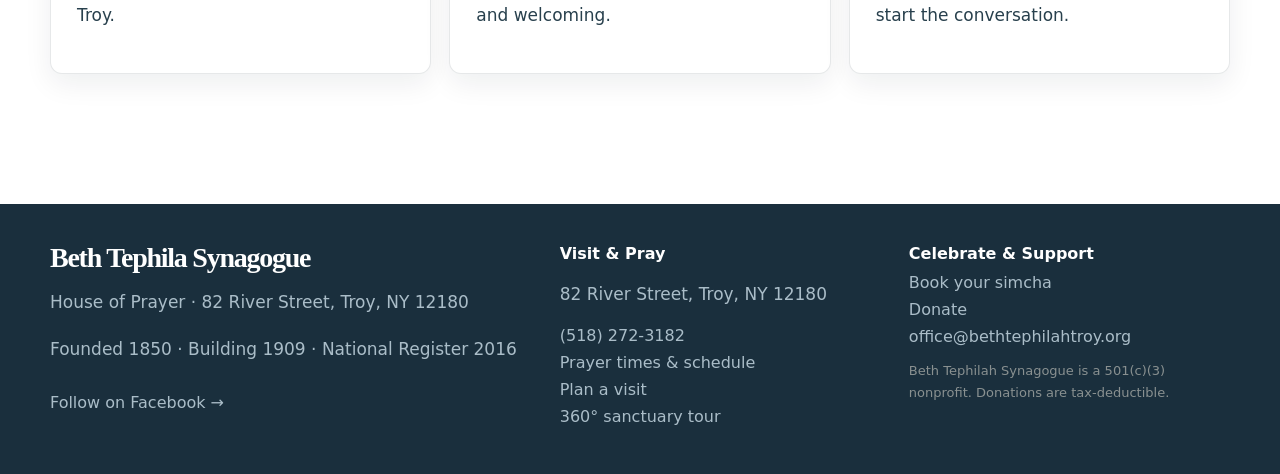
<file: bet-tefila-troy/contact.html>
<!doctype html>
<html lang="en">
<head>
  <meta charset="utf-8" />
  <meta name="viewport" content="width=device-width, initial-scale=1" />
  <title>Contact — Beth Tephila Synagogue</title>
  <meta name="description" content="Contact Beth Tephila Synagogue for visits, minyan logistics, kosher meals, genealogy help, student programs, and historic synagogue questions." />
  <link rel="stylesheet" href="assets/css/styles.css" />
</head>
<body>
  <a class="skip-link" href="#main">Skip to content</a>
  <div class="site-shell">
    <div data-shared-header></div>
    <main id="main">
      <section class="hero">
        <div class="container hero-grid">
          <div class="reveal">
            <div class="eyebrow">Contact & logistics</div>
            <h1>Traveling through Troy? Start here.</h1>
            <p class="lede">Ask about minyanim, kosher food, campus visits, Shabbat hospitality, historic tours, accessibility, and family history research connected to Troy Jewish life.</p>
          </div>
          <aside class="glass-card form-card reveal">
            <h3>Visit address</h3>
            <p><strong>82 River Street<br />Troy, NY 12180</strong></p>
            <p><strong>(518) 272-3182</strong></p>
            <p>Near downtown Troy, the Hudson River, and university life. Call ahead for minyan, meals, and visit timing.</p>
            <div class="actions"><a class="button secondary" href="https://maps.google.com/?q=82%20River%20Street%20Troy%20NY%2012180">Open map</a><a class="button copper" href="https://www.facebook.com/bethtephilah.synagogue/">Facebook updates</a></div>
          </aside>
        </div>
      </section>
      <section class="section">
        <div class="container glass-card form-card reveal">
          <form data-mailto data-subject="Beth Tephila Synagogue contact request">
            <input type="hidden" name="subject" value="Beth Tephila Synagogue contact request" />
            <div class="form-grid">
              <div class="field"><label for="name">Full name</label><input id="name" name="name" autocomplete="name" required /></div>
              <div class="field"><label for="email">Email</label><input id="email" name="email" type="email" autocomplete="email" required /></div>
              <div class="field"><label for="topic">What do you need?</label><select id="topic" name="topic" required><option value="">Choose one</option><option>Minyan / prayer times</option><option>Kosher meal or travel logistics</option><option>Event or student program</option><option>Historic tour</option><option>Genealogy / family history</option><option>Donation / dedication</option><option>General contact</option></select></div>
              <div class="field"><label for="date">Date or timing</label><input id="date" name="date_or_timing" placeholder="This Shabbat, next week, holiday, etc." /></div>
              <div class="field full"><label for="message">Message</label><textarea id="message" name="message" required placeholder="Share your question and the best way to reach you."></textarea></div>
            </div>
            <p class="form-note">Submitting opens your email app. If your request is time-sensitive, include your phone number in the message.</p>
            <button class="button primary" type="submit">Prepare contact email</button>
            <div class="form-status" aria-live="polite"></div>
          </form>
        </div>
      </section>
      <section class="section">
        <div class="container grid three">
          <article class="card reveal"><span class="tag">Travel</span><h3>Passing through?</h3><p>Ask ahead about kosher food, Shabbat, holiday timing, and whether there is an event while you are in Troy.</p></article>
          <article class="card reveal"><span class="tag">Students</span><h3>Near campus</h3><p>Students can ask about minyanim, learning, holiday meals, and programs that are serious but young and welcoming.</p></article>
          <article class="card reveal"><span class="tag">Heritage</span><h3>Family history</h3><p>If your family story touches Troy, River Street, or the old Jewish community, use the contact form to start the conversation.</p></article>
        </div>
      </section>
    </main>
    <div data-shared-footer></div>
  </div>
  <script src="config.js"></script>
  <script src="shared/content.js"></script>
  <script src="assets/js/site.js"></script>
</body>
</html>
</file>
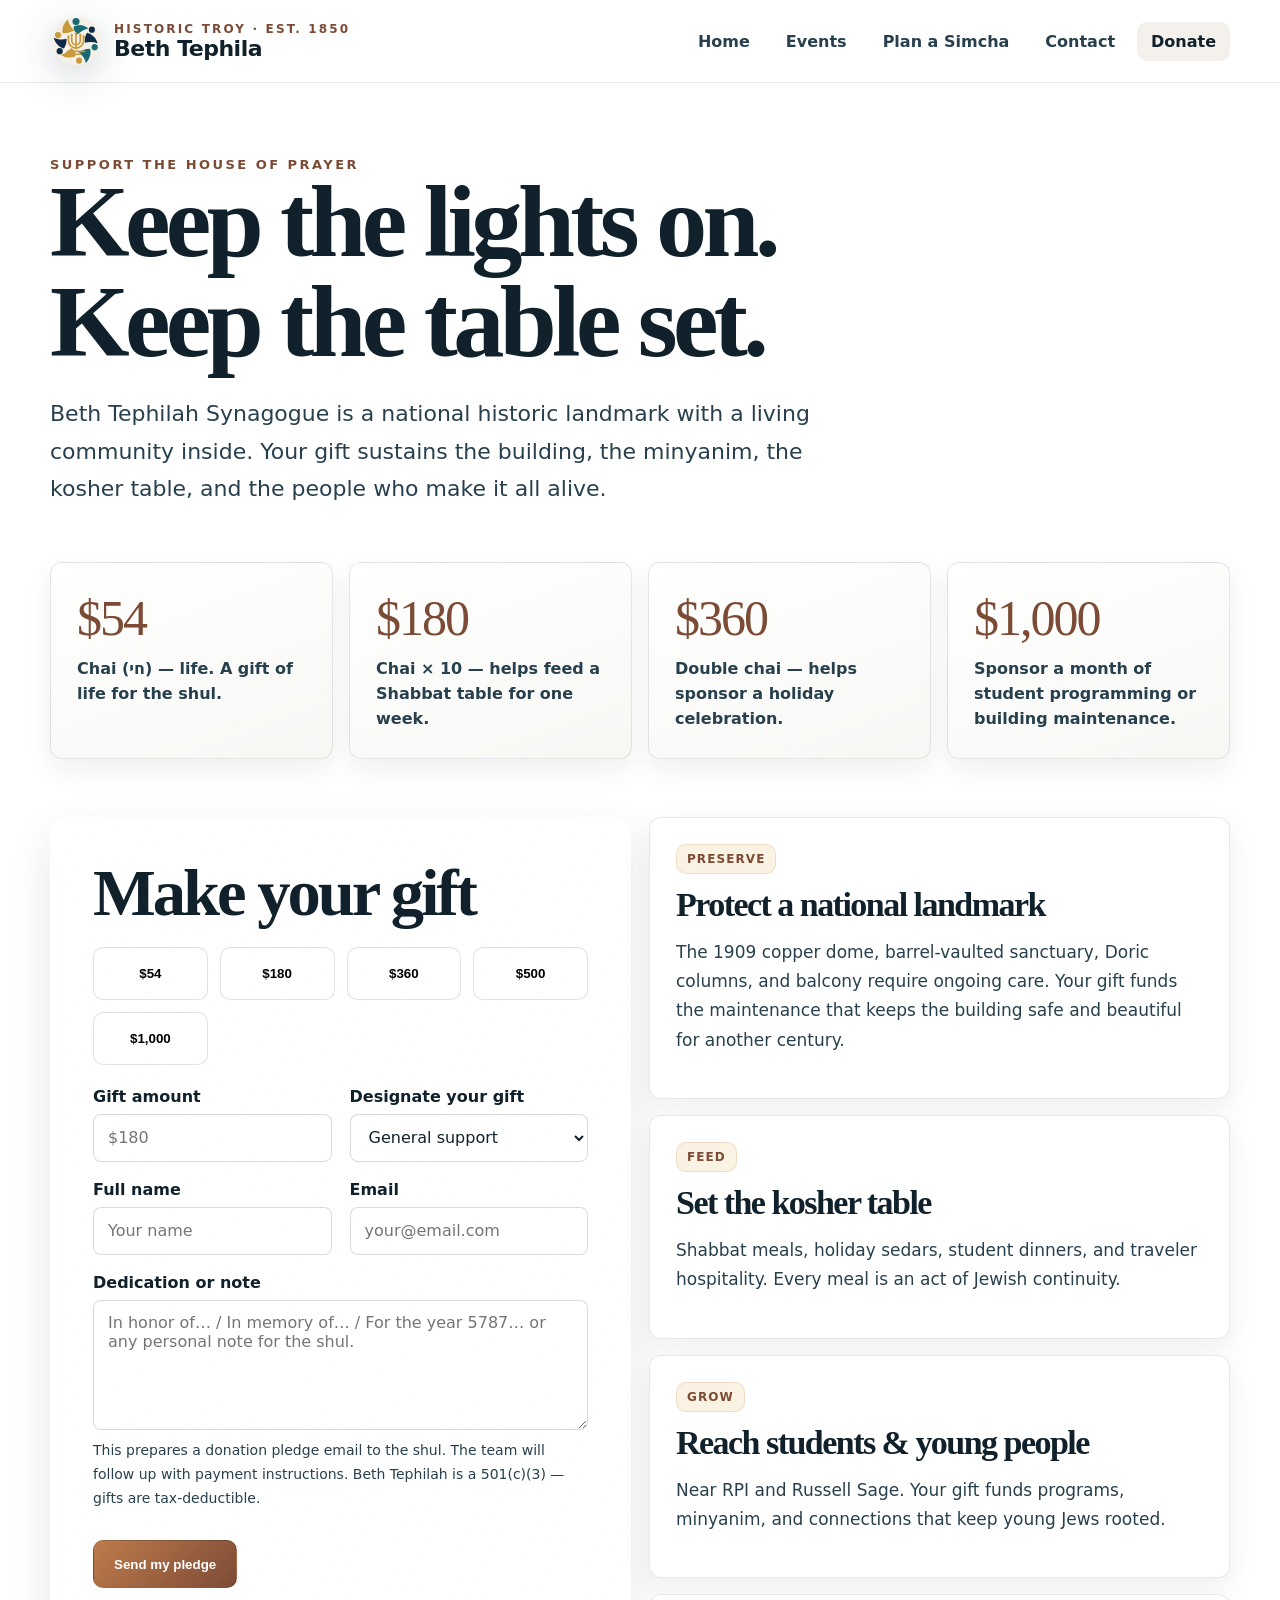
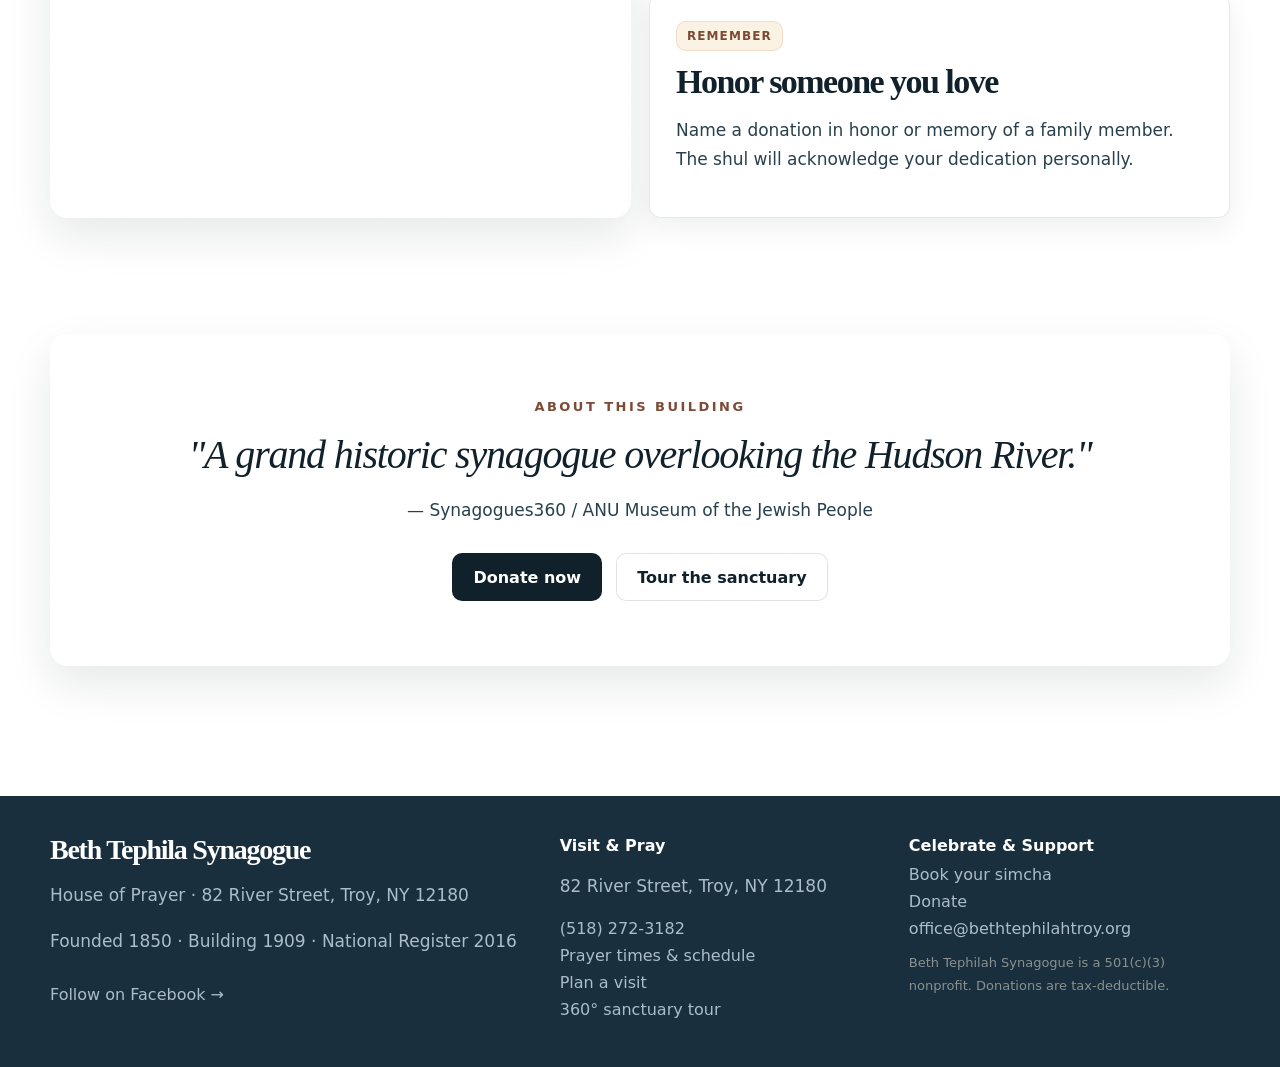
<file: bet-tefila-troy/donate.html>
<!doctype html>
<html lang="en">
<head>
  <meta charset="utf-8" />
  <meta name="viewport" content="width=device-width, initial-scale=1" />
  <title>Donate — Beth Tephila Synagogue</title>
  <meta name="description" content="Support Beth Tephila Synagogue's historic synagogue building, kosher meals, minyanim, student programs, and community events." />
  <link rel="stylesheet" href="assets/css/styles.css" />
</head>
<body>
  <a class="skip-link" href="#main">Skip to content</a>
  <div class="site-shell">
    <div data-shared-header></div>
    <main id="main">

      <!-- HERO -->
      <section class="hero" style="padding-bottom:32px">
        <div class="container">
          <div class="eyebrow">Support the house of prayer</div>
          <h1>Keep the lights on.<br>Keep the table set.</h1>
          <p class="lede">Beth Tephilah Synagogue is a national historic landmark with a living community inside. Your gift sustains the building, the minyanim, the kosher table, and the people who make it all alive.</p>
        </div>
      </section>

      <!-- IMPACT AMOUNTS -->
      <section class="section" style="padding-top:0">
        <div class="container">
          <div class="donation-impact-grid reveal">
            <div class="impact-card">
              <span class="impact-amount">$54</span>
              <div class="impact-desc">Chai (חי) — life. A gift of life for the shul.</div>
            </div>
            <div class="impact-card">
              <span class="impact-amount">$180</span>
              <div class="impact-desc">Chai × 10 — helps feed a Shabbat table for one week.</div>
            </div>
            <div class="impact-card">
              <span class="impact-amount">$360</span>
              <div class="impact-desc">Double chai — helps sponsor a holiday celebration.</div>
            </div>
            <div class="impact-card">
              <span class="impact-amount">$1,000</span>
              <div class="impact-desc">Sponsor a month of student programming or building maintenance.</div>
            </div>
          </div>
        </div>
      </section>

      <!-- FORM + WHY -->
      <section class="section" style="padding-top:0">
        <div class="container grid two">
          <div class="glass-card form-card reveal">
            <h2>Make your gift</h2>
            <div class="donation-options" aria-label="Suggested donation amounts">
              <button class="donation-chip" type="button" data-amount="54">$54</button>
              <button class="donation-chip" type="button" data-amount="180">$180</button>
              <button class="donation-chip" type="button" data-amount="360">$360</button>
              <button class="donation-chip" type="button" data-amount="500">$500</button>
              <button class="donation-chip" type="button" data-amount="1000">$1,000</button>
            </div>
            <form data-mailto data-subject="Beth Tephila Synagogue donation pledge">
              <input type="hidden" name="subject" value="Beth Tephila Synagogue donation pledge" />
              <div class="form-grid">
                <div class="field">
                  <label for="amount">Gift amount</label>
                  <input id="amount" name="amount" placeholder="$180" required />
                </div>
                <div class="field">
                  <label for="fund">Designate your gift</label>
                  <select id="fund" name="fund">
                    <option value="general">General support</option>
                    <option value="building">Historic building preservation</option>
                    <option value="meals">Kosher meals & hospitality</option>
                    <option value="students">Student & youth programs</option>
                    <option value="holidays">Holiday celebrations</option>
                    <option value="digital">360° tour & digital welcome</option>
                    <option value="dedication">Dedication / memorial</option>
                  </select>
                </div>
                <div class="field">
                  <label for="donor-name">Full name</label>
                  <input id="donor-name" name="name" autocomplete="name" required placeholder="Your name" />
                </div>
                <div class="field">
                  <label for="donor-email">Email</label>
                  <input id="donor-email" name="email" type="email" autocomplete="email" required placeholder="your@email.com" />
                </div>
                <div class="field full">
                  <label for="dedication">Dedication or note</label>
                  <textarea id="dedication" name="dedication" placeholder="In honor of… / In memory of… / For the year 5787… or any personal note for the shul."></textarea>
                </div>
              </div>
              <p class="form-note" style="margin-top:8px">This prepares a donation pledge email to the shul. The team will follow up with payment instructions. Beth Tephilah is a 501(c)(3) — gifts are tax-deductible.</p>
              <button class="button copper" type="submit" style="margin-top:16px">Send my pledge</button>
              <div class="form-status" aria-live="polite"></div>
            </form>
          </div>
          <div class="grid reveal" style="gap:16px;align-content:start">
            <article class="card">
              <span class="tag">Preserve</span>
              <h3>Protect a national landmark</h3>
              <p>The 1909 copper dome, barrel-vaulted sanctuary, Doric columns, and balcony require ongoing care. Your gift funds the maintenance that keeps the building safe and beautiful for another century.</p>
            </article>
            <article class="card">
              <span class="tag">Feed</span>
              <h3>Set the kosher table</h3>
              <p>Shabbat meals, holiday sedars, student dinners, and traveler hospitality. Every meal is an act of Jewish continuity.</p>
            </article>
            <article class="card">
              <span class="tag">Grow</span>
              <h3>Reach students & young people</h3>
              <p>Near RPI and Russell Sage. Your gift funds programs, minyanim, and connections that keep young Jews rooted.</p>
            </article>
            <article class="card">
              <span class="tag">Remember</span>
              <h3>Honor someone you love</h3>
              <p>Name a donation in honor or memory of a family member. The shul will acknowledge your dedication personally.</p>
            </article>
          </div>
        </div>
      </section>

      <!-- QUOTE -->
      <section class="section">
        <div class="container glass-card form-card reveal" style="text-align:center;padding:clamp(36px,5vw,64px)">
          <div class="eyebrow">About this building</div>
          <blockquote style="font-family:Georgia,serif;font-size:clamp(22px,3.5vw,40px);letter-spacing:-.03em;line-height:1.15;color:var(--navy);margin:18px 0;font-style:italic">"A grand historic synagogue overlooking the Hudson River."</blockquote>
          <p style="color:var(--navy-soft)">— Synagogues360 / ANU Museum of the Jewish People</p>
          <div class="actions" style="justify-content:center;margin-top:28px">
            <a class="button primary" href="donate.html#">Donate now</a>
            <a class="button secondary" href="https://synagogues-360.anumuseum.org.il/gallery/beth-tephilah/" target="_blank" rel="noopener">Tour the sanctuary</a>
          </div>
        </div>
      </section>

    </main>
    <div data-shared-footer></div>
  </div>
  <script src="config.js"></script>
  <script src="shared/content.js"></script>
  <script src="assets/js/site.js"></script>
</body>
</html>
</file>
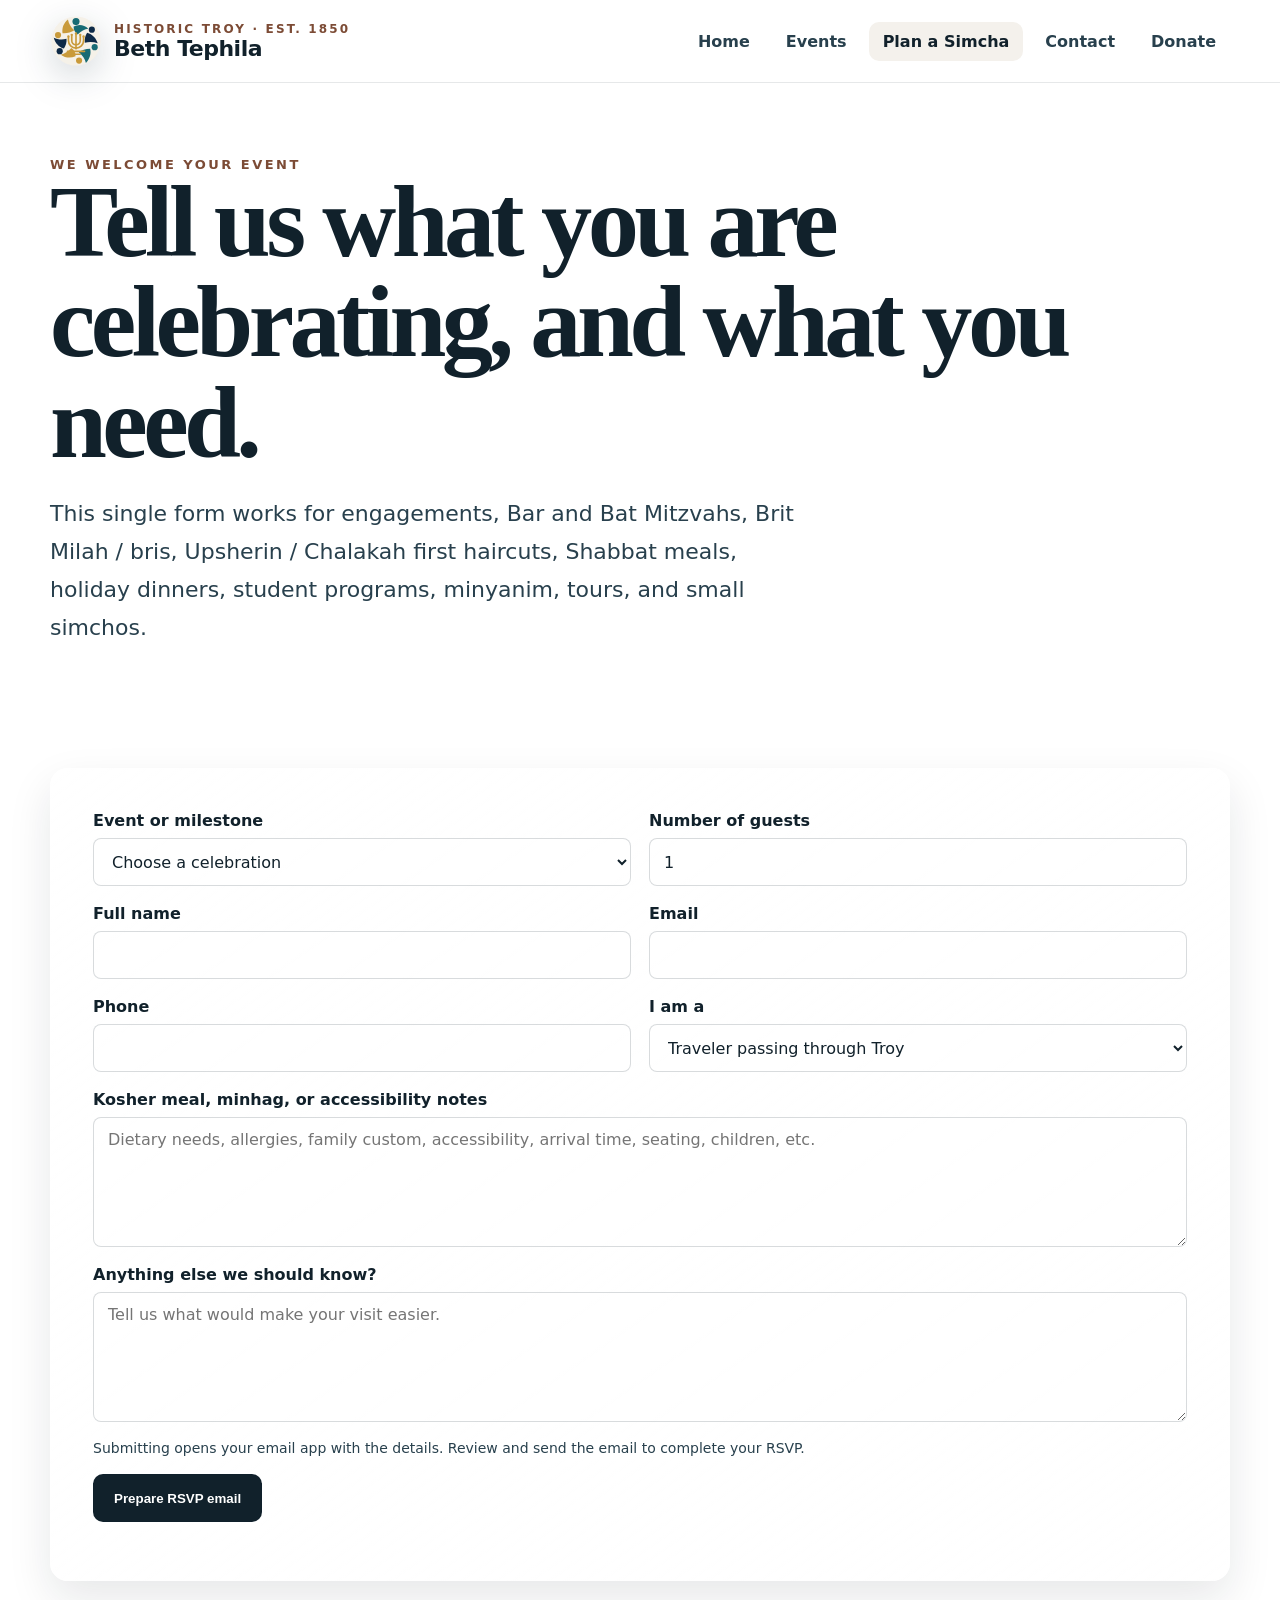
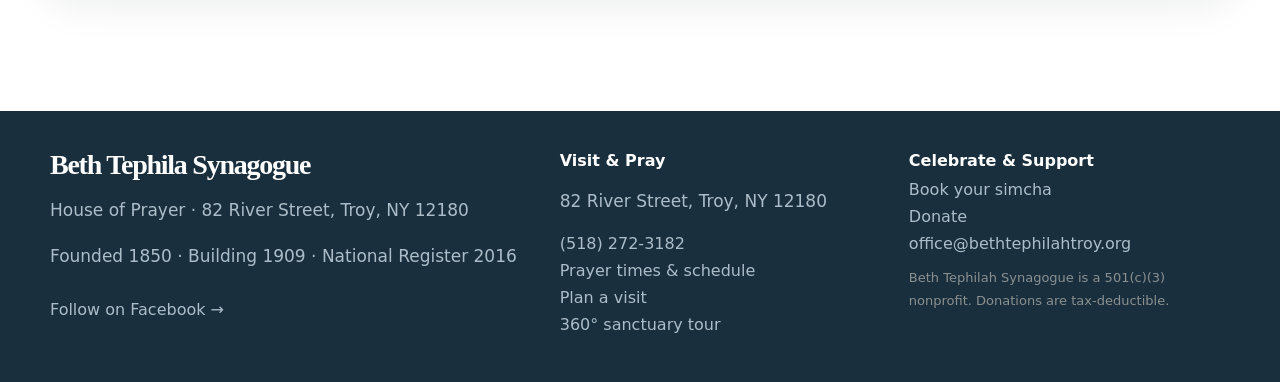
<file: bet-tefila-troy/event-registration.html>
<!doctype html>
<html lang="en">
<head>
  <meta charset="utf-8" />
  <meta name="viewport" content="width=device-width, initial-scale=1" />
  <title>Welcome Your Event — Beth Tephila Synagogue</title>
  <meta name="description" content="Tell Beth Tephila Synagogue about your engagement, Bar or Bat Mitzvah, Brit Milah, Upsherin/Chalakah, Shabbat meal, holiday dinner, historic visit, or small simcha." />
  <link rel="stylesheet" href="assets/css/styles.css" />
</head>
<body>
  <a class="skip-link" href="#main">Skip to content</a>
  <div class="site-shell">
    <div data-shared-header></div>
    <main id="main">
      <section class="hero">
        <div class="container">
          <div class="eyebrow">We welcome your event</div>
          <h1>Tell us what you are celebrating, and what you need.</h1>
          <p class="lede">This single form works for engagements, Bar and Bat Mitzvahs, Brit Milah / bris, Upsherin / Chalakah first haircuts, Shabbat meals, holiday dinners, student programs, minyanim, tours, and small simchos.</p>
        </div>
      </section>
      <section class="section">
        <div class="container glass-card form-card reveal">
          <form data-mailto data-subject="Beth Tephila Synagogue event registration">
            <input type="hidden" name="subject" value="Beth Tephila Synagogue event registration" />
            <div class="form-grid">
              <div class="field"><label for="event">Event or milestone</label><select id="event" name="event" required></select></div>
              <div class="field"><label for="guests">Number of guests</label><input id="guests" name="guests" type="number" min="1" value="1" required /></div>
              <div class="field"><label for="name">Full name</label><input id="name" name="name" autocomplete="name" required /></div>
              <div class="field"><label for="email">Email</label><input id="email" name="email" type="email" autocomplete="email" required /></div>
              <div class="field"><label for="phone">Phone</label><input id="phone" name="phone" autocomplete="tel" /></div>
              <div class="field"><label for="relationship">I am a</label><select id="relationship" name="relationship"><option>Traveler passing through Troy</option><option>RPI / local student</option><option>Local resident</option><option>Family / guest</option><option>Alumni / genealogy researcher</option><option>Other</option></select></div>
              <div class="field full"><label for="meal">Kosher meal, minhag, or accessibility notes</label><textarea id="meal" name="meal_notes" placeholder="Dietary needs, allergies, family custom, accessibility, arrival time, seating, children, etc."></textarea></div>
              <div class="field full"><label for="message">Anything else we should know?</label><textarea id="message" name="message" placeholder="Tell us what would make your visit easier."></textarea></div>
            </div>
            <p class="form-note">Submitting opens your email app with the details. Review and send the email to complete your RSVP.</p>
            <button class="button primary" type="submit">Prepare RSVP email</button>
            <div class="form-status" aria-live="polite"></div>
          </form>
        </div>
      </section>
    </main>
    <div data-shared-footer></div>
  </div>
  <script src="shared/content.js"></script>
  <script src="assets/js/site.js"></script>
</body>
</html>
</file>
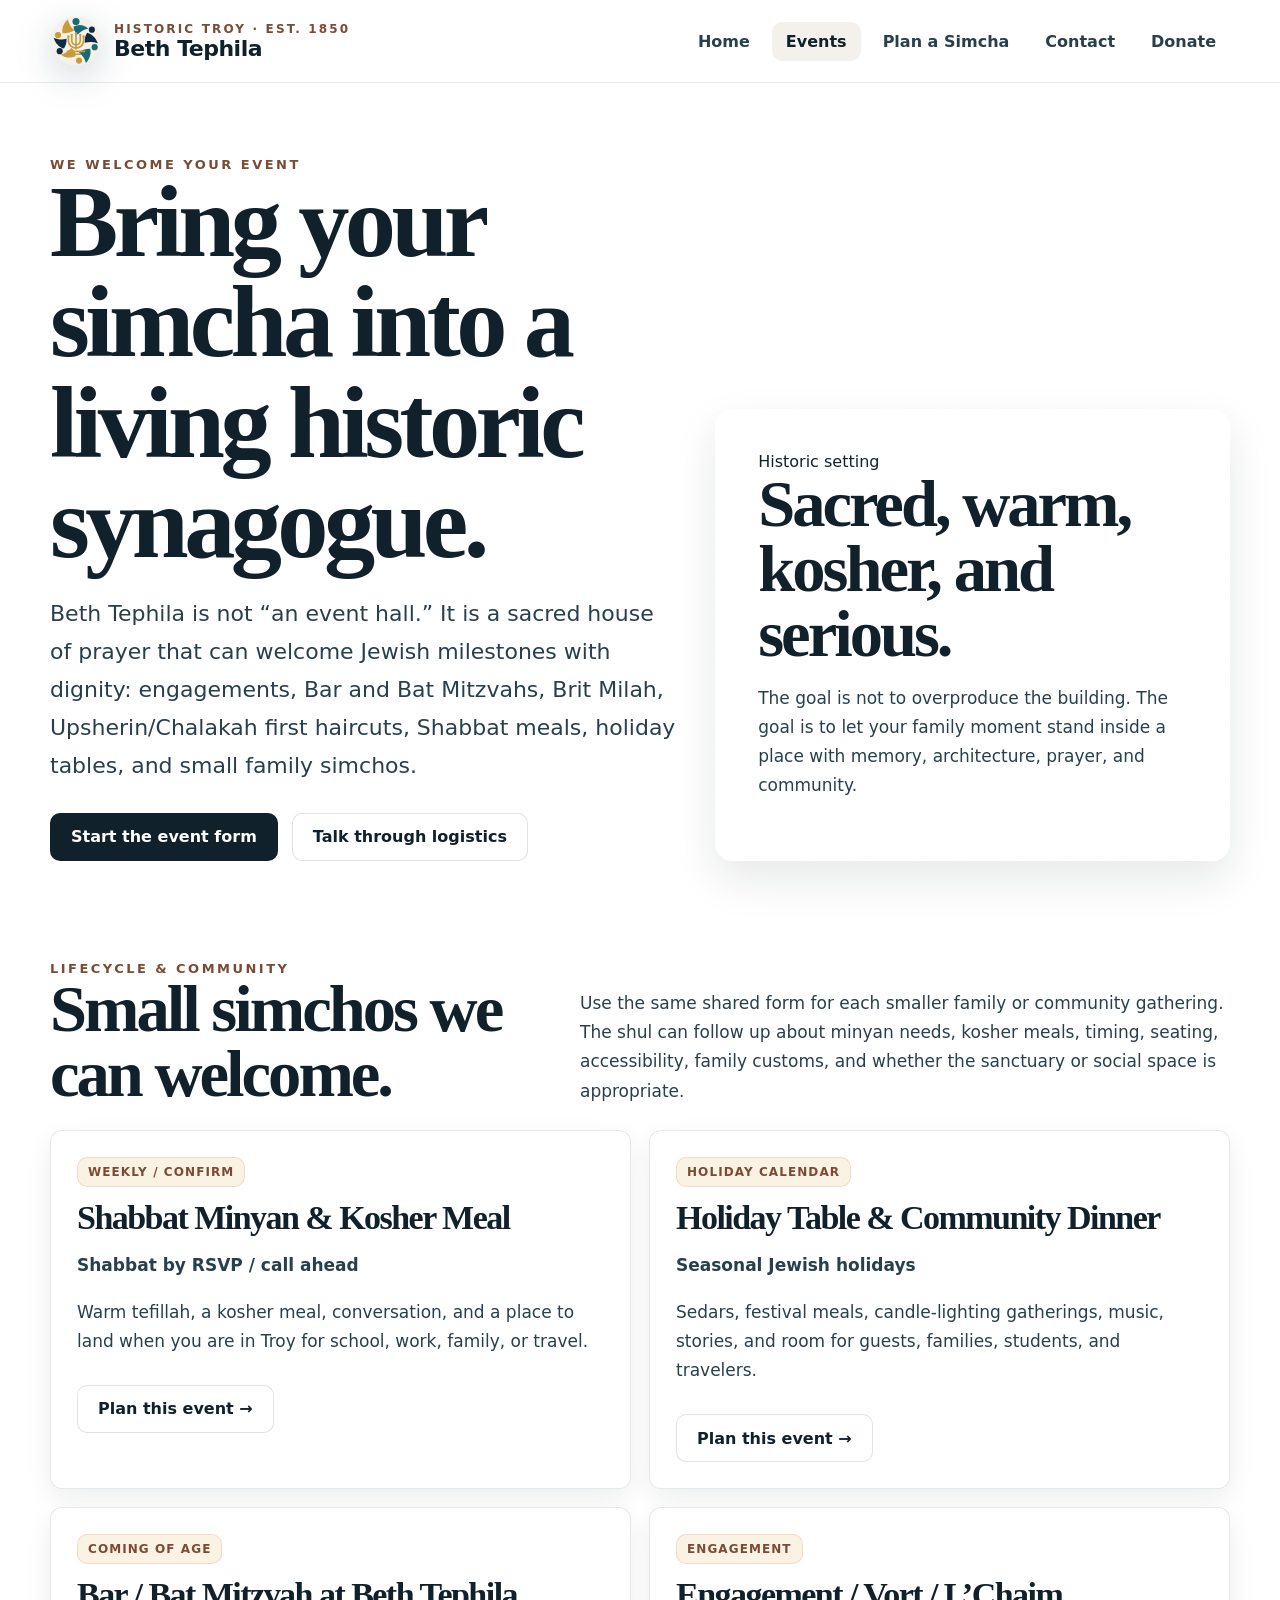
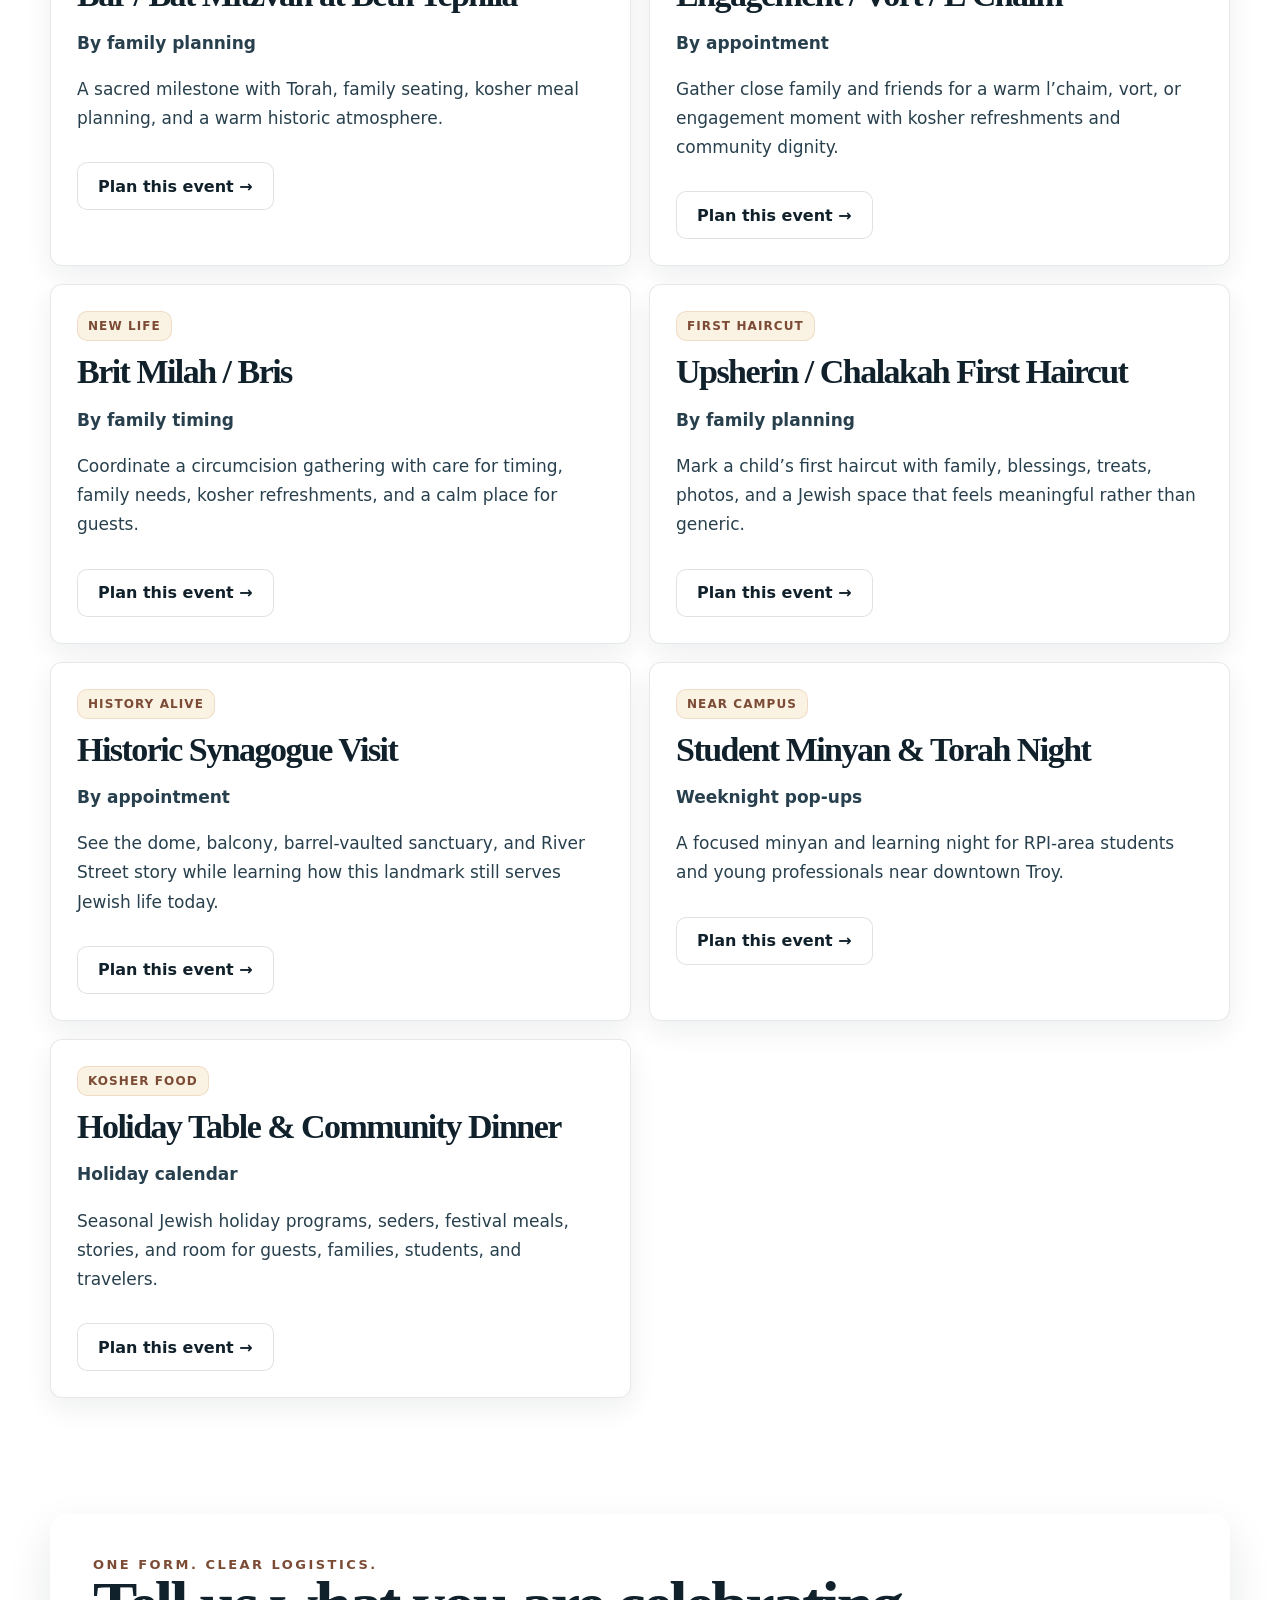
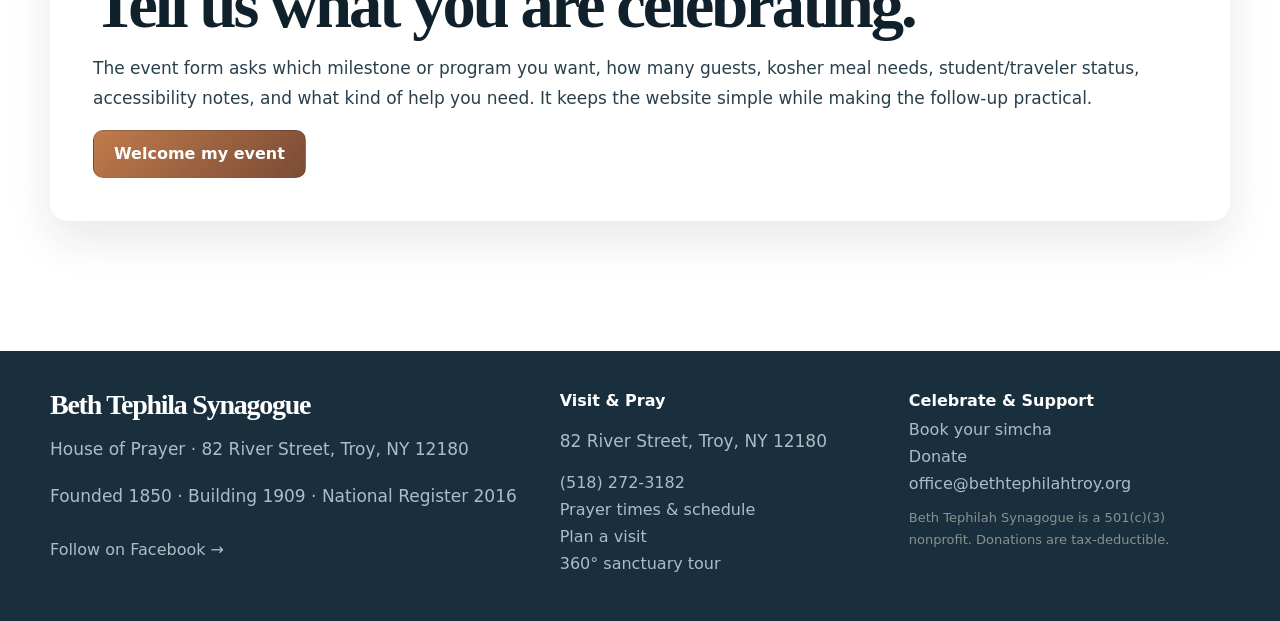
<file: bet-tefila-troy/events.html>
<!doctype html>
<html lang="en">
<head>
  <meta charset="utf-8" />
  <meta name="viewport" content="width=device-width, initial-scale=1" />
  <title>We Welcome Your Event — Beth Tephila Synagogue</title>
  <meta name="description" content="Beth Tephila Synagogue welcomes engagements, Bar and Bat Mitzvahs, Brit Milah, Upsherin/Chalakah first haircuts, Shabbat meals, small simchos, historic visits, and kosher community events in Troy, NY." />
  <link rel="stylesheet" href="assets/css/styles.css" />
</head>
<body>
  <a class="skip-link" href="#main">Skip to content</a>
  <div class="site-shell">
    <div data-shared-header></div>
    <main id="main">
      <section class="hero event-hero">
        <div class="container hero-grid">
          <div class="reveal">
            <div class="eyebrow">We welcome your event</div>
            <h1>Bring your simcha into a living historic synagogue.</h1>
            <p class="lede">Beth Tephila is not “an event hall.” It is a sacred house of prayer that can welcome Jewish milestones with dignity: engagements, Bar and Bat Mitzvahs, Brit Milah, Upsherin/Chalakah first haircuts, Shabbat meals, holiday tables, and small family simchos.</p>
            <div class="actions"><a class="button primary" href="event-registration.html">Start the event form</a><a class="button secondary" href="contact.html">Talk through logistics</a></div>
          </div>
          <aside class="glass-card form-card reveal event-note-card">
            <span class="tag">Historic setting</span>
            <h2>Sacred, warm, kosher, and serious.</h2>
            <p>The goal is not to overproduce the building. The goal is to let your family moment stand inside a place with memory, architecture, prayer, and community.</p>
          </aside>
        </div>
      </section>
      <section class="section">
        <div class="container section-header reveal">
          <div><div class="eyebrow">Lifecycle & community</div><h2>Small simchos we can welcome.</h2></div>
          <p>Use the same shared form for each smaller family or community gathering. The shul can follow up about minyan needs, kosher meals, timing, seating, accessibility, family customs, and whether the sanctuary or social space is appropriate.</p>
        </div>
        <div class="container grid two" data-events-grid></div>
      </section>
      <section class="section">
        <div class="container glass-card form-card reveal">
          <div class="eyebrow">One form. Clear logistics.</div>
          <h2>Tell us what you are celebrating.</h2>
          <p>The event form asks which milestone or program you want, how many guests, kosher meal needs, student/traveler status, accessibility notes, and what kind of help you need. It keeps the website simple while making the follow-up practical.</p>
          <a class="button copper" href="event-registration.html">Welcome my event</a>
        </div>
      </section>
    </main>
    <div data-shared-footer></div>
  </div>
  <script src="shared/content.js"></script>
  <script src="assets/js/site.js"></script>
</body>
</html>
</file>
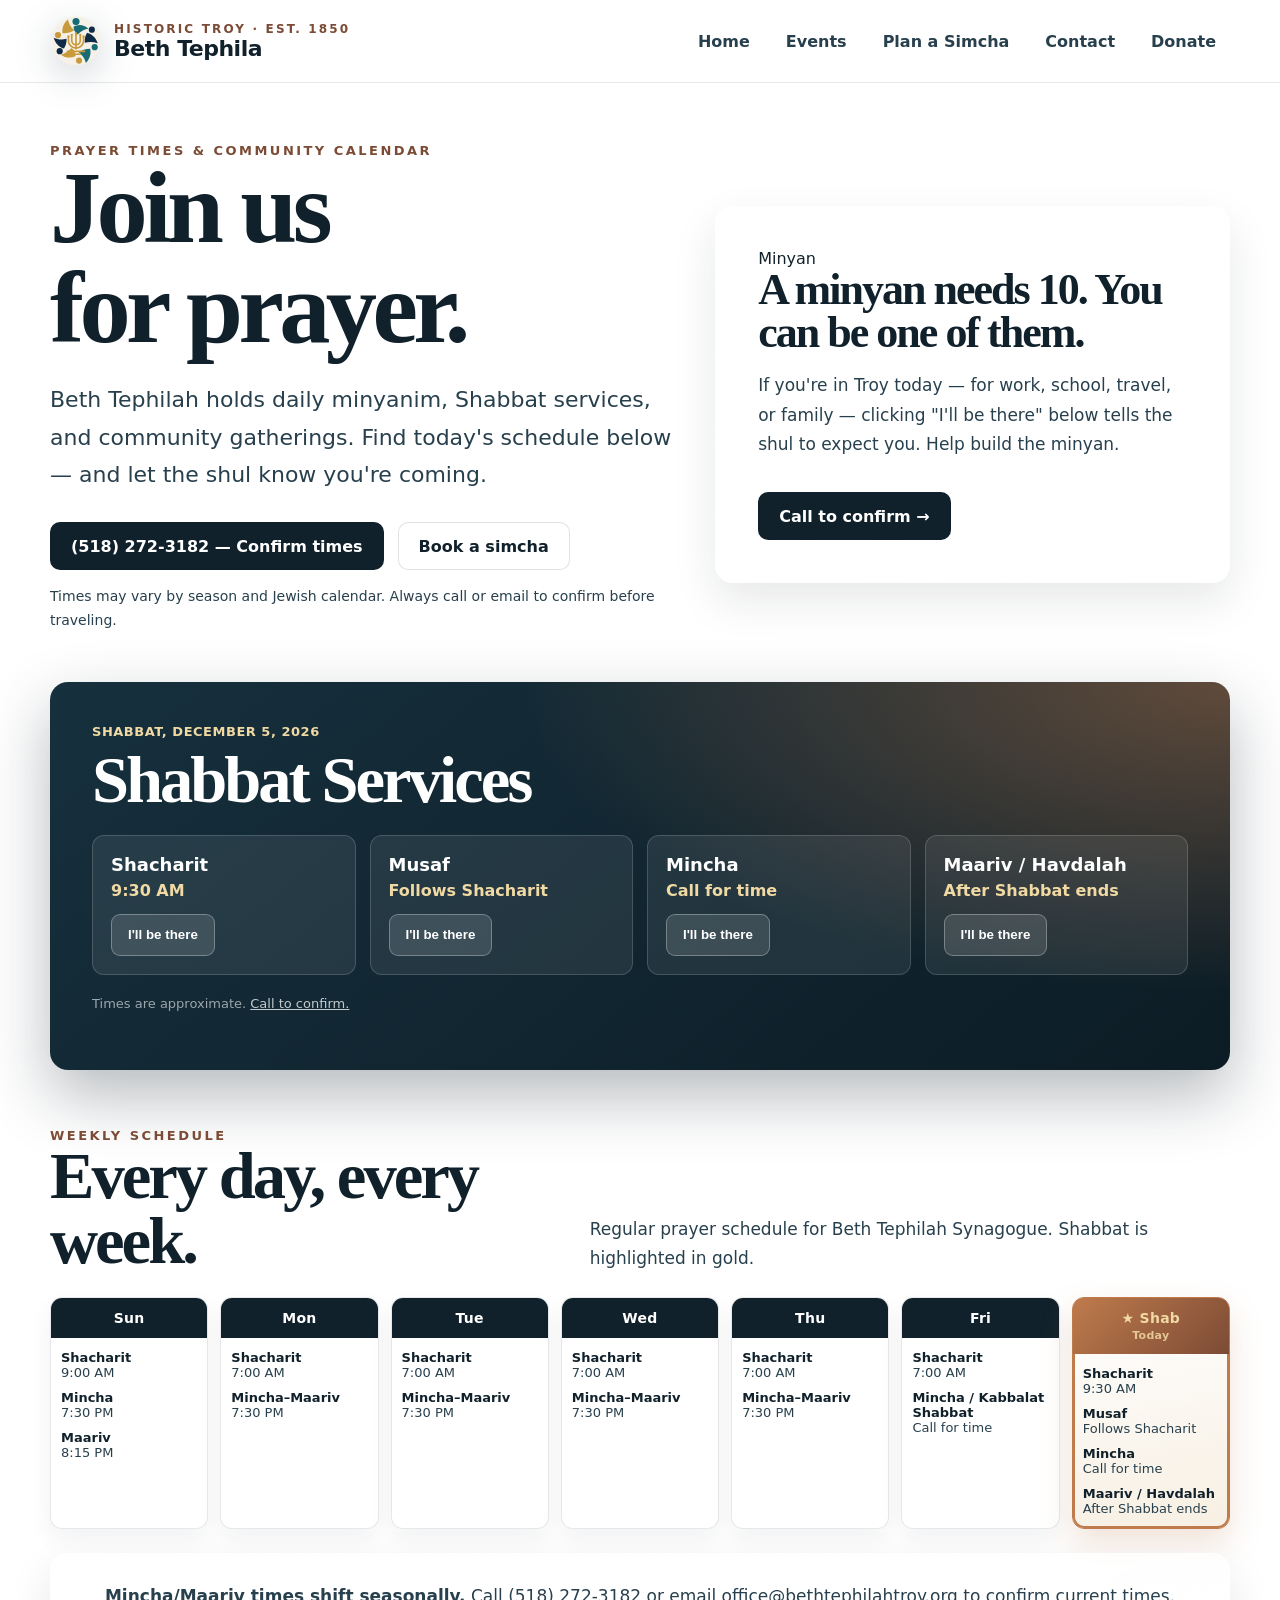
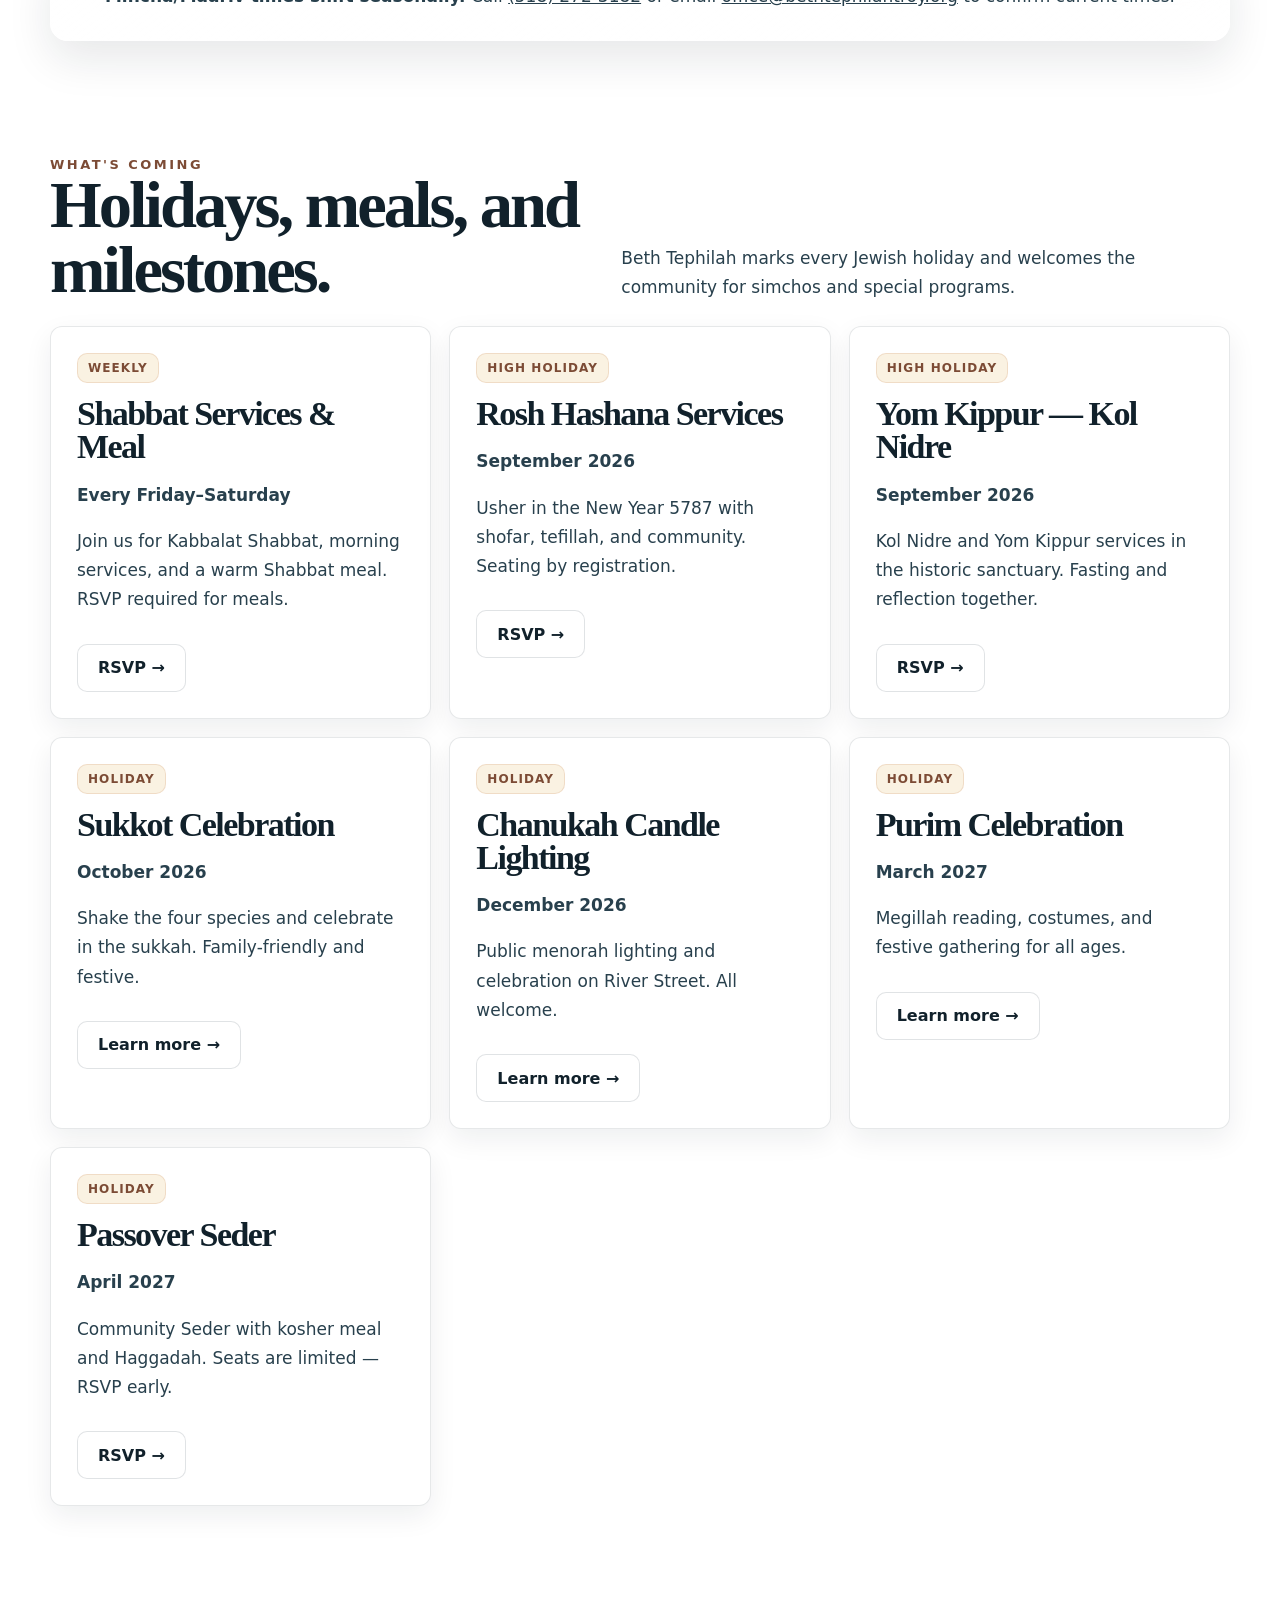
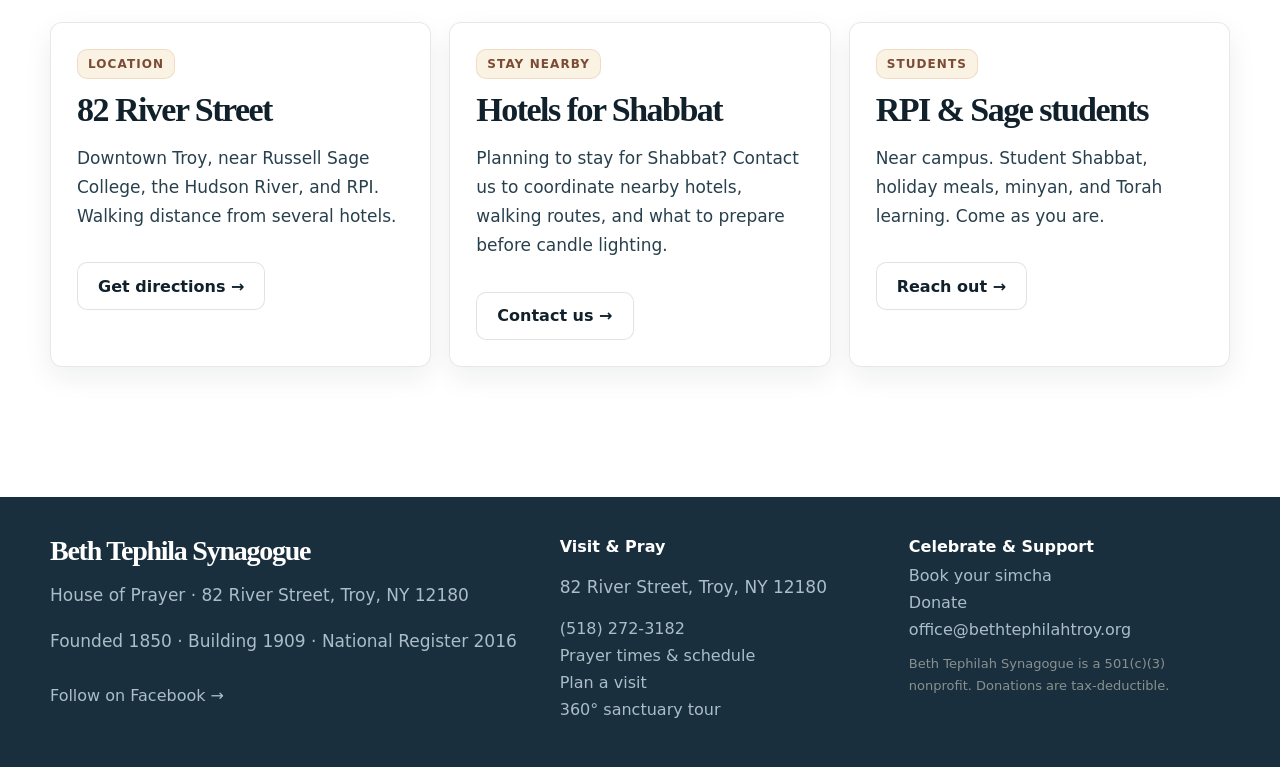
<file: bet-tefila-troy/schedule.html>
<!doctype html>
<html lang="en">
<head>
  <meta charset="utf-8" />
  <meta name="viewport" content="width=device-width, initial-scale=1" />
  <title>Schedule & Minyan — Beth Tephilah Synagogue</title>
  <meta name="description" content="Beth Tephilah Synagogue prayer times, minyan schedule, and upcoming events. Shacharit, Mincha, Maariv, Shabbat services, holidays, and community gatherings in Troy, NY." />
  <link rel="stylesheet" href="assets/css/styles.css" />
</head>
<body>
  <a class="skip-link" href="#main">Skip to content</a>
  <div class="site-shell">
    <div data-shared-header></div>
    <main id="main">

      <!-- HERO -->
      <section class="hero" style="padding-top:60px;padding-bottom:36px">
        <div class="container">
          <div class="hero-grid">
            <div class="reveal">
              <div class="eyebrow">Prayer times & community calendar</div>
              <h1>Join us<br>for prayer.</h1>
              <p class="lede">Beth Tephilah holds daily minyanim, Shabbat services, and community gatherings. Find today's schedule below — and let the shul know you're coming.</p>
              <div class="actions">
                <a class="button primary" href="tel:+15182723182">(518) 272-3182 — Confirm times</a>
                <a class="button secondary" href="book.html">Book a simcha</a>
              </div>
              <p class="form-note" style="margin-top:14px">Times may vary by season and Jewish calendar. Always call or email to confirm before traveling.</p>
            </div>
            <aside class="glass-card form-card reveal">
              <span class="tag">Minyan</span>
              <h2 style="font-size:clamp(28px,3.5vw,44px)">A minyan needs 10. You can be one of them.</h2>
              <p>If you're in Troy today — for work, school, travel, or family — clicking "I'll be there" below tells the shul to expect you. Help build the minyan.</p>
              <a class="button primary" href="tel:+15182723182" style="margin-top:16px;display:inline-flex">Call to confirm →</a>
            </aside>
          </div>
        </div>
      </section>

      <!-- TODAY'S MINYAN -->
      <section class="section" style="padding-top:0">
        <div class="container">
          <div class="minyan-today-banner reveal" id="today-banner">
            <div class="minyan-today-date" id="today-date-display"></div>
            <h2 class="minyan-today-title" id="today-day-name">Today's Services</h2>
            <div class="minyan-services" id="today-services">
              <!-- Populated by JS -->
            </div>
            <p style="color:rgba(255,255,255,.58);font-size:13px;margin-top:18px">Times are approximate. <a href="tel:+15182723182" style="color:rgba(255,255,255,.75)">Call to confirm.</a></p>
          </div>
        </div>
      </section>

      <!-- WEEKLY SCHEDULE -->
      <section class="section" style="padding-top:0">
        <div class="container">
          <div class="section-header reveal">
            <div>
              <div class="eyebrow">Weekly schedule</div>
              <h2>Every day, every week.</h2>
            </div>
            <p>Regular prayer schedule for Beth Tephilah Synagogue. Shabbat is highlighted in gold.</p>
          </div>
          <div class="weekly-schedule-grid reveal" id="weekly-grid">
            <!-- Populated by JS -->
          </div>
          <div class="glass-card form-card reveal" style="margin-top:24px;text-align:center;padding:28px">
            <p style="margin:0"><strong>Mincha/Maariv times shift seasonally.</strong> Call <a href="tel:+15182723182">(518) 272-3182</a> or email <a href="mailto:office@bethtephilahtroy.org">office@bethtephilahtroy.org</a> to confirm current times.</p>
          </div>
        </div>
      </section>

      <!-- UPCOMING EVENTS -->
      <section class="section">
        <div class="container">
          <div class="section-header reveal">
            <div>
              <div class="eyebrow">What's coming</div>
              <h2>Holidays, meals, and milestones.</h2>
            </div>
            <p>Beth Tephilah marks every Jewish holiday and welcomes the community for simchos and special programs.</p>
          </div>
          <div class="grid three reveal" id="events-grid">
            <!-- Populated by JS -->
          </div>
        </div>
      </section>

      <!-- LODGING & VISIT -->
      <section class="section">
        <div class="container grid three reveal">
          <article class="card">
            <span class="tag">Location</span>
            <h3>82 River Street</h3>
            <p>Downtown Troy, near Russell Sage College, the Hudson River, and RPI. Walking distance from several hotels.</p>
            <a class="button secondary" href="https://maps.google.com/?q=82+River+Street+Troy+NY+12180" target="_blank" rel="noopener" style="margin-top:14px;display:inline-flex">Get directions →</a>
          </article>
          <article class="card">
            <span class="tag">Stay nearby</span>
            <h3>Hotels for Shabbat</h3>
            <p>Planning to stay for Shabbat? Contact us to coordinate nearby hotels, walking routes, and what to prepare before candle lighting.</p>
            <a class="button secondary" href="contact.html" style="margin-top:14px;display:inline-flex">Contact us →</a>
          </article>
          <article class="card">
            <span class="tag">Students</span>
            <h3>RPI & Sage students</h3>
            <p>Near campus. Student Shabbat, holiday meals, minyan, and Torah learning. Come as you are.</p>
            <a class="button secondary" href="contact.html" style="margin-top:14px;display:inline-flex">Reach out →</a>
          </article>
        </div>
      </section>

    </main>
    <div data-shared-footer></div>
  </div>
  <script src="config.js"></script>
  <script src="shared/content.js"></script>
  <script src="assets/js/site.js"></script>
  <script src="assets/js/minyan.js"></script>
</body>
</html>
</file>
<file: bet-tefila-troy/assets/css/styles.css>
:root {
  /* Core ink / navy */
  --navy: #11212b;
  --navy-soft: #28404d;
  --ink: #11212b;
  --ink-soft: #28404d;

  /* Paper / surfaces */
  --paper: #ffffff;
  --paper-2: #f7f7f4;

  /* Sky family */
  --sky: #b9ccd4;
  --sky-light: #d7e4e9;
  --sky-wash: #eef4f7;
  --sky-mid: #526f7a;
  --sky-accent: #2a6d99;
  --teal: #526f7a;
  --wall-blue: #9fb0b8;
  --wall-blue-light: #d7e4e9;

  /* Copper / gold accents */
  --copper: #bf7b4c;
  --copper-dark: #7c4b35;
  --gold: #e7c37a;
  --gold-light: #f0d9a3;

  /* Warm heritage */
  --oak: #b98958;
  --oak-light: #ead7bd;
  --parchment: #f7efe2;

  /* Effects */
  --glass: rgba(255, 255, 255, 0.82);
  --glass-strong: rgba(255, 255, 255, 0.94);
  --shadow: 0 18px 44px rgba(17, 33, 43, 0.10);
  --radius-xl: 18px;
  --radius-lg: 12px;
  --max: 1180px;
}

* { box-sizing: border-box; }
html { scroll-behavior: smooth; }
html:not(.page-ready) body { opacity: 0; }
html.page-ready body { opacity: 1; transition: opacity .5s ease; }
body {
  margin: 0;
  color: var(--ink);
  background: #ffffff;
  font-family: Inter, ui-sans-serif, system-ui, -apple-system, BlinkMacSystemFont, "Segoe UI", sans-serif;
  min-height: 100vh;
  overflow-x: hidden;
}
body::before {
  content: "";
  position: fixed;
  inset: 0;
  background: none;
  pointer-events: none;
  mask-image: linear-gradient(to bottom, #000, transparent 80%);
}

a { color: inherit; }
img, svg { max-width: 100%; }

.site-shell { position: relative; z-index: 1; }
.container { width: min(var(--max), calc(100% - 32px)); margin: 0 auto; }

.skip-link {
  position: absolute;
  top: -48px;
  left: 16px;
  background: var(--navy);
  color: var(--sky-light);
  padding: 12px 16px;
  border-radius: 12px;
  z-index: 10;
}
.skip-link:focus { top: 12px; }

.scroll-progress {
  position: fixed;
  top: 0;
  left: 0;
  right: 0;
  height: 4px;
  z-index: 30;
  transform-origin: left center;
  transform: scaleX(0);
  background: linear-gradient(90deg, var(--copper), var(--gold), var(--sky-accent));
  box-shadow: 0 0 22px rgba(42,109,153,.42);
}

.site-header {
  position: sticky;
  top: 0;
  z-index: 20;
  backdrop-filter: blur(18px);
  background: rgba(255, 255, 255, .94);
  border-bottom: 1px solid rgba(17, 33, 43, .1);
}
.navbar {
  min-height: 82px;
  display: flex;
  align-items: center;
  justify-content: space-between;
  gap: 24px;
}
.brand-link {
  display: inline-flex;
  align-items: center;
  gap: 12px;
  text-decoration: none;
  font-weight: 850;
  letter-spacing: -.03em;
}
.brand-link img { width: 52px; height: 52px; filter: drop-shadow(0 10px 18px rgba(7,30,45,.18)); }
.brand-kicker { display: block; font-size: 12px; letter-spacing: .18em; color: var(--copper-dark); text-transform: uppercase; }
.brand-name { display: block; font-size: 22px; }
.nav-links { display: flex; align-items: center; gap: 8px; }
.nav-links a {
  text-decoration: none;
  padding: 10px 14px;
  border-radius: 10px;
  font-weight: 720;
  color: var(--navy-soft);
}
.nav-links a:hover, .nav-links a[aria-current="page"] { background: #f4f1ec; color: var(--ink); box-shadow: none; }
.menu-toggle { display: none; border: 0; background: var(--ink); color: white; border-radius: 10px; padding: 10px 14px; font-weight: 800; }

.hero { padding: 74px 0 42px; }
.hero-immersive { padding-top: 42px; }
.hero-360-grid { display: grid; grid-template-columns: minmax(320px, .82fr) minmax(0, 1.18fr); gap: 28px; align-items: stretch; }
.hero-copy { align-self: center; }
.tour-shell { min-height: 620px; border-radius: var(--radius-xl); overflow: hidden; position: relative; border: 1px solid rgba(255,255,255,.78); box-shadow: var(--shadow); background: rgba(7,30,45,.12); }
.tour-shell iframe { width: 100%; height: 100%; min-height: 620px; border: 0; display: block; background: var(--sky); }
.tour-caption { position: absolute; left: 18px; right: 18px; bottom: 18px; display: grid; gap: 5px; padding: 14px 16px; border-radius: 10px; background: rgba(17,33,43,.76); color: white; backdrop-filter: blur(14px); }
.tour-caption span { color: rgba(255,255,255,.78); font-size: 13px; }
.tour-caption a { color: var(--gold-light); font-weight: 900; }
.hero-proof { display: flex; flex-wrap: wrap; gap: 10px; margin-top: 24px; }
.hero-proof span { padding: 9px 12px; border-radius: 10px; background: rgba(255,255,255,.72); border: 1px solid rgba(17,33,43,.09); font-weight: 850; color: var(--ink-soft); }
.hero-grid { display: grid; grid-template-columns: minmax(0, 1.1fr) minmax(330px, .9fr); gap: 36px; align-items: center; }
.eyebrow { color: var(--copper-dark); text-transform: uppercase; letter-spacing: .19em; font-weight: 850; font-size: 13px; }
h1, h2, h3 { font-family: Georgia, 'Times New Roman', serif; letter-spacing: -.045em; line-height: .98; margin: 0; }
h1 { font-size: clamp(48px, 8vw, 104px); }
h2 { font-size: clamp(36px, 5.2vw, 68px); }
h3 { font-size: clamp(25px, 3vw, 34px); }
p { line-height: 1.72; color: var(--navy-soft); font-size: 17px; }
.lede { font-size: clamp(18px, 2vw, 22px); max-width: 760px; }

.glass-card {
  background: linear-gradient(145deg, var(--glass-strong), rgba(255,255,255,.42));
  border: 1px solid rgba(255,255,255,.7);
  box-shadow: var(--shadow);
  border-radius: var(--radius-xl);
  backdrop-filter: blur(22px);
}
.hero-card { padding: 26px; position: relative; overflow: hidden; }
.hero-card::after { content: ""; position: absolute; inset: auto -10% -2px; height: 115px; background: url('../img/river-pattern.svg') center/cover no-repeat; opacity: .92; }
.dome-window { aspect-ratio: 4 / 5; border-radius: 28px; background:
  linear-gradient(rgba(7,30,45,.2), rgba(7,30,45,.4)),
  radial-gradient(circle at 50% 18%, #f0bd82 0 14%, transparent 15%),
  linear-gradient(90deg, transparent 0 12%, rgba(255,255,255,.18) 13% 14%, transparent 15% 26%, rgba(255,255,255,.16) 27% 28%, transparent 29%),
  linear-gradient(160deg, #143140, #2f7481 52%, #e8cfa3);
  display: grid;
  place-items: center;
  overflow: hidden;
}
.dome-window img { width: 42%; animation: float 5.6s ease-in-out infinite; }
@keyframes float { 0%,100% { transform: translateY(0) rotate(-1deg); } 50% { transform: translateY(-10px) rotate(1deg); } }

.actions { display: flex; flex-wrap: wrap; gap: 14px; margin-top: 28px; }
.button {
  display: inline-flex;
  align-items: center;
  justify-content: center;
  gap: 10px;
  min-height: 48px;
  padding: 13px 20px;
  border-radius: 10px;
  text-decoration: none;
  font-weight: 850;
  border: 1px solid rgba(7,30,45,.12);
  transition: transform .2s ease, box-shadow .2s ease;
}
.button:hover { transform: translateY(-2px); box-shadow: 0 14px 32px rgba(7,30,45,.14); }
.button.primary { background: var(--navy); color: white; }
.button.secondary { background: rgba(255,255,255,.68); color: var(--navy); }
.button.copper { background: linear-gradient(135deg, var(--copper), var(--copper-dark)); color: white; }

.section { padding: 58px 0; }
.section-header { display: flex; justify-content: space-between; gap: 24px; align-items: end; margin-bottom: 24px; }
.section-header p { max-width: 650px; margin: 0; }
.grid { display: grid; gap: 18px; }
.grid.three { grid-template-columns: repeat(3, minmax(0, 1fr)); }
.grid.four { grid-template-columns: repeat(4, minmax(0, 1fr)); }
.grid.two { grid-template-columns: repeat(2, minmax(0, 1fr)); }
.card { padding: 26px; border-radius: var(--radius-lg); background: #ffffff; border: 1px solid rgba(17,33,43,.10); box-shadow: 0 10px 28px rgba(17,33,43,.07); transition: transform .25s ease, box-shadow .25s ease, background .25s ease; }
.card:hover { transform: translateY(-3px); box-shadow: 0 16px 34px rgba(17,33,43,.10); background: #ffffff; }
.card .tag { display: inline-flex; color: var(--copper-dark); background: rgba(231,195,122,.22); border: 1px solid rgba(191,123,76,.18); border-radius: 10px; padding: 7px 10px; font-weight: 850; font-size: 12px; letter-spacing: .09em; text-transform: uppercase; margin-bottom: 14px; }

.detail-list { display: grid; gap: 10px; padding-left: 18px; color: var(--ink-soft); font-weight: 750; }
.wall-card { background: #ffffff; }
.section-live { background: #ffffff; }
.timeline { display: grid; gap: 16px; counter-reset: step; }
.timeline-item { display: grid; grid-template-columns: 58px 1fr; gap: 18px; align-items: start; }
.timeline-item::before { counter-increment: step; content: counter(step); width: 48px; height: 48px; display: grid; place-items: center; border-radius: 10px; background: var(--ink); color: white; font-weight: 900; box-shadow: 0 12px 24px rgba(17,33,43,.18); }

.form-card { padding: clamp(22px, 4vw, 42px); }
.form-grid { display: grid; grid-template-columns: repeat(2, minmax(0, 1fr)); gap: 18px; }
.field { display: grid; gap: 8px; }
.field.full { grid-column: 1 / -1; }
label { font-weight: 850; color: var(--navy); }
input, select, textarea {
  width: 100%;
  min-height: 48px;
  border: 1px solid rgba(17,33,43,.16);
  border-radius: 8px;
  padding: 12px 14px;
  font: inherit;
  background: rgba(255,255,255,.76);
  color: var(--navy);
  outline: none;
}
textarea { min-height: 130px; resize: vertical; }
input:focus, select:focus, textarea:focus { border-color: var(--sky-accent); box-shadow: 0 0 0 4px rgba(42,109,153,.12); }
.form-note { font-size: 14px; color: var(--navy-soft); }
.form-status { margin-top: 16px; font-weight: 800; color: var(--sky-accent); }

.donation-options { display: grid; grid-template-columns: repeat(4, 1fr); gap: 12px; margin: 22px 0; }
.donation-chip { border: 1px solid rgba(17,33,43,.13); border-radius: 10px; padding: 18px; background: rgba(255,255,255,.65); font-weight: 900; text-align: center; cursor: pointer; }
.donation-chip:hover, .donation-chip.active { background: var(--ink); color: white; }

.site-footer { margin-top: 72px; padding: 40px 0; background: rgba(7,30,45,.92); color: var(--sky-light); }
.footer-grid { display: grid; grid-template-columns: 1.2fr .8fr .8fr; gap: 28px; }
.site-footer p, .site-footer a { color: rgba(212,229,240,.78); }
.site-footer a { text-decoration: none; display: block; margin: 8px 0; }

.reveal { opacity: 0; transform: translateY(18px); transition: opacity .7s ease, transform .7s ease; }
.reveal:nth-child(2) { transition-delay: .08s; }
.reveal:nth-child(3) { transition-delay: .16s; }
.reveal.visible { opacity: 1; transform: translateY(0); }

@media (max-width: 860px) {
  .hero-grid, .hero-360-grid, .grid.two, .grid.three, .grid.four, .footer-grid { grid-template-columns: 1fr; }
  .tour-shell, .tour-shell iframe { min-height: 460px; }
  .section-header { display: block; }
  .menu-toggle { display: inline-flex; }
  .nav-links { position: absolute; left: 16px; right: 16px; top: 78px; display: none; flex-direction: column; align-items: stretch; padding: 14px; border-radius: 12px; background: rgba(255,255,255,.98); box-shadow: var(--shadow); }
  .nav-links.open { display: flex; }
  .form-grid, .donation-options { grid-template-columns: 1fr; }
}

/* Immersive 360 hero: the tour is the visual background, not a side widget. */
.hero-tour-background {
  min-height: calc(100vh - 82px);
  padding: clamp(92px, 14vh, 150px) 0 clamp(76px, 10vh, 110px);
  position: relative;
  display: grid;
  align-items: end;
  overflow: hidden;
  isolation: isolate;
}
.tour-background {
  position: absolute;
  inset: 0;
  z-index: -2;
  background: var(--sky);
}
.tour-background iframe {
  width: 100%;
  height: 100%;
  min-height: 100vh;
  border: 0;
  display: block;
  transform: scale(1.08);
  filter: saturate(.92) contrast(.92) brightness(.78);
}
.tour-scrim {
  position: absolute;
  inset: 0;
  z-index: 1;
  background:
    linear-gradient(90deg, rgba(7,30,45,.86) 0%, rgba(7,30,45,.62) 42%, rgba(7,30,45,.16) 100%),
    linear-gradient(0deg, rgba(7,30,45,.7) 0%, transparent 48%, rgba(95,154,184,.32) 100%);
  pointer-events: none;
}
.hero-overlay-grid {
  display: grid;
  grid-template-columns: minmax(0, .98fr) minmax(280px, .52fr);
  gap: 28px;
  align-items: end;
}
.hero-panel, .hero-history-card {
  color: white;
  border: 1px solid rgba(255,255,255,.24);
  background: linear-gradient(145deg, rgba(7,30,45,.76), rgba(7,30,45,.44));
  border-radius: var(--radius-xl);
  box-shadow: 0 32px 90px rgba(0,0,0,.32);
  backdrop-filter: blur(18px);
}
.hero-panel { padding: clamp(28px, 5vw, 54px); }
.hero-history-card { padding: clamp(24px, 3vw, 34px); }
.hero-panel .eyebrow, .hero-history-card .tag { color: var(--gold-light); }
.hero-panel p, .hero-history-card p { color: rgba(255,255,255,.84); }
.hero-panel h1 { text-shadow: 0 18px 50px rgba(0,0,0,.36); }
.hero-panel .hero-proof span {
  color: white;
  background: rgba(255,255,255,.14);
  border-color: rgba(255,255,255,.22);
}
.hero-history-card h2 { font-size: clamp(32px, 4vw, 54px); }
.history-feature { padding-top: 82px; }
.heritage-ribbon {
  display: grid;
  grid-template-columns: repeat(4, minmax(0, 1fr));
  overflow: hidden;
  border-radius: var(--radius-lg);
  border: 1px solid rgba(17,33,43,.10);
  background: #ffffff;
  box-shadow: var(--shadow);
}
.heritage-ribbon div { padding: clamp(20px, 3vw, 32px); border-right: 1px solid rgba(17,33,43,.10); }
.heritage-ribbon div:last-child { border-right: 0; }
.heritage-ribbon strong { display: block; color: var(--copper-dark); font-family: Georgia, 'Times New Roman', serif; font-size: clamp(34px, 5vw, 62px); line-height: .95; }
.heritage-ribbon span { display: block; color: var(--ink-soft); margin-top: 10px; line-height: 1.55; }
.event-note-card { align-self: end; }
.event-note-card .tag { margin-bottom: 14px; }
.deep-history-card { position: relative; overflow: hidden; }
.deep-history-card::after {
  content: "";
  position: absolute;
  inset: auto -10% -30% auto;
  width: 220px;
  height: 220px;
  border-radius: 10px;
  background: rgba(159,176,184,.28);
}
@media (max-width: 860px) {
  .hero-tour-background { min-height: auto; padding-top: 70px; }
  .hero-overlay-grid, .heritage-ribbon { grid-template-columns: 1fr; }
  .tour-background iframe { transform: scale(1.18); }
  .tour-scrim { background: linear-gradient(0deg, rgba(7,30,45,.86), rgba(7,30,45,.48)); }
  .heritage-ribbon div { border-right: 0; border-bottom: 1px solid rgba(255,255,255,.16); }
}

/* Beth Tephilah KRPano hero + photo gallery */
.beth-tephilah-360-hero {
  position: relative;
  min-height: 78vh;
  min-height: 78svh;
  overflow: hidden;
  isolation: isolate;
  display: flex;
  align-items: flex-end;
  background: #11212b;
}
.beth-tephilah-pano-wrap,
.beth-tephilah-pano,
.beth-tephilah-pano-poster,
.beth-tephilah-hero-scrim {
  position: absolute;
  inset: 0;
}
.beth-tephilah-pano-wrap { z-index: 0; }
.beth-tephilah-pano { min-height: 100%; touch-action: none; background: #11212b; }
.beth-tephilah-pano-poster {
  display: grid;
  place-items: center;
  color: white;
  font-weight: 900;
  letter-spacing: .04em;
  text-shadow: 0 10px 30px rgba(0,0,0,.56);
  background:
    linear-gradient(rgba(17,33,43,.24), rgba(17,33,43,.34)),
    url('https://synagogues-360.anumuseum.org.il/wp-content/uploads/2017/12/united_states_276_01.jpg') center/cover no-repeat;
  transition: opacity .45s ease, visibility .45s ease;
  pointer-events: none;
}
.beth-tephilah-360-hero.is-pano-ready .beth-tephilah-pano-poster { opacity: 0; visibility: hidden; }
/* When the live 360 embed can't load, keep the poster as a presentable
   backdrop instead of revealing an empty dark frame. */
.beth-tephilah-360-hero.is-pano-failed .beth-tephilah-pano-poster { opacity: 1; visibility: visible; }
.beth-tephilah-pano-fallback a { color: var(--gold-light); font-weight: 850; }
.beth-tephilah-pano-fallback {
  position: absolute;
  left: 50%;
  top: 24px;
  transform: translateX(-50%);
  z-index: 3;
  width: min(92%, 420px);
  padding: 12px 16px;
  border-radius: 10px;
  color: white;
  text-align: center;
  font-weight: 850;
  background: rgba(17,33,43,.78);
  backdrop-filter: blur(12px);
  pointer-events: none;
}
.beth-tephilah-hero-scrim {
  z-index: 1;
  background:
    linear-gradient(90deg, rgba(17,33,43,.56) 0%, rgba(17,33,43,.30) 42%, rgba(17,33,43,.06) 100%),
    linear-gradient(0deg, rgba(17,33,43,.48) 0%, rgba(17,33,43,.12) 54%, rgba(17,33,43,.12) 100%);
  pointer-events: none;
}
.beth-tephilah-hero-content {
  position: relative;
  z-index: 2;
  width: min(760px, calc(100% - 32px));
  margin: 0 auto clamp(26px, 7vh, 74px);
  padding: clamp(22px, 4vw, 44px);
  color: var(--ink);
  border: 1px solid rgba(255,255,255,.72);
  border-radius: var(--radius-xl);
  background: rgba(255,255,255,.90);
  box-shadow: 0 18px 46px rgba(0,0,0,.18);
  backdrop-filter: blur(12px);
  pointer-events: auto;
}
.beth-tephilah-hero-content .eyebrow { color: var(--copper-dark); }
.beth-tephilah-hero-content h1 { font-size: clamp(44px, 8vw, 104px); text-shadow: none; }
.beth-tephilah-hero-content .lede { color: var(--ink-soft); margin-bottom: 0; }
.beth-tephilah-hero-actions { display: flex; flex-wrap: wrap; gap: 12px; align-items: center; margin-top: 24px; }
.instruction-badge {
  display: inline-flex;
  align-items: center;
  min-height: 48px;
  padding: 12px 16px;
  border-radius: 10px;
  color: var(--ink);
  background: #f4f1ec;
  border: 1px solid rgba(17,33,43,.10);
  font-weight: 900;
}
.beth-tephilah-photo-section { scroll-margin-top: 96px; }
.beth-tephilah-photo-grid {
  display: grid;
  grid-template-columns: repeat(3, minmax(0, 1fr));
  gap: 16px;
}
.beth-tephilah-photo-card {
  border: 0;
  padding: 0;
  border-radius: 10px;
  overflow: hidden;
  background: #ffffff;
  box-shadow: 0 10px 26px rgba(17,33,43,.08);
  cursor: pointer;
}
.beth-tephilah-photo-card img { width: 100%; aspect-ratio: 4 / 3; object-fit: cover; display: block; transition: transform .28s ease; }
.beth-tephilah-photo-empty {
  grid-column: 1 / -1;
  width: 100%;
  flex: 1 0 100%;
  display: grid;
  gap: 14px;
  justify-items: center;
  text-align: center;
  padding: clamp(32px, 6vw, 60px);
  border-radius: var(--radius-xl);
  background: linear-gradient(160deg, #fff, var(--paper-2));
  border: 1px dashed rgba(17,33,43,.18);
}
.beth-tephilah-photo-empty p { margin: 0; color: var(--ink-soft); font-weight: 700; }
.beth-tephilah-photo-card:hover img,
.beth-tephilah-photo-card:focus-visible img { transform: scale(1.045); }
.beth-tephilah-lightbox {
  position: fixed;
  inset: 0;
  z-index: 100;
  display: none;
  align-items: center;
  justify-content: center;
  padding: 22px;
  background: rgba(17,33,43,.86);
  backdrop-filter: blur(12px);
}
.beth-tephilah-lightbox.open { display: flex; }
.beth-tephilah-lightbox figure { margin: 0; width: min(1080px, 100%); color: white; }
.beth-tephilah-lightbox img { width: 100%; max-height: 82vh; object-fit: contain; border-radius: 10px; box-shadow: 0 20px 60px rgba(0,0,0,.38); background: rgba(255,255,255,.08); }
.beth-tephilah-lightbox figcaption { margin-top: 12px; font-weight: 800; color: rgba(255,255,255,.86); }
.beth-tephilah-lightbox-close {
  position: absolute;
  top: 18px;
  right: 18px;
  width: 48px;
  height: 48px;
  border: 0;
  border-radius: 10px;
  color: var(--ink);
  background: white;
  font-size: 28px;
  line-height: 1;
  cursor: pointer;
}
@media (min-width: 861px) {
  .beth-tephilah-360-hero { min-height: 82vh; min-height: 82svh; }
  .beth-tephilah-hero-content { margin-left: max(32px, calc((100vw - var(--max)) / 2)); margin-right: auto; }
}
@media (max-width: 860px) {
  .beth-tephilah-360-hero { min-height: max(540px, 78vh); min-height: max(540px, 78svh); }
  .beth-tephilah-hero-scrim { background: linear-gradient(0deg, rgba(17,33,43,.52), rgba(17,33,43,.16)); }
  .beth-tephilah-hero-content { padding: 20px; border-radius: 14px; }
  .beth-tephilah-hero-content h1 { font-size: clamp(40px, 13vw, 64px); }
  .beth-tephilah-hero-actions .button,
  .instruction-badge { width: 100%; justify-content: center; }
  .beth-tephilah-photo-grid {
    display: flex;
    overflow-x: auto;
    scroll-snap-type: x mandatory;
    padding-bottom: 12px;
    -webkit-overflow-scrolling: touch;
  }
  .beth-tephilah-photo-card { flex: 0 0 82%; scroll-snap-align: start; }
}

/* ==========================================================================
   Shared animation keyframes (glow, flow, pulse)
   ========================================================================== */
@keyframes glowPulse {
  0%, 100% { box-shadow: 0 24px 60px rgba(17,33,43,.30), 0 0 0 1px rgba(231,195,122,.30), 0 0 22px rgba(231,195,122,.18); }
  50%      { box-shadow: 0 28px 72px rgba(17,33,43,.38), 0 0 0 1px rgba(231,195,122,.55), 0 0 46px rgba(231,195,122,.40); }
}
@keyframes flowSweep {
  0%   { transform: translateX(-120%) skewX(-18deg); }
  100% { transform: translateX(220%) skewX(-18deg); }
}
@keyframes flowBorder {
  0%   { background-position: 0% 50%; }
  100% { background-position: 200% 50%; }
}
@keyframes livePulse {
  0%   { transform: scale(.85); opacity: 1; }
  70%  { transform: scale(2.4); opacity: 0; }
  100% { transform: scale(2.4); opacity: 0; }
}
@keyframes badgeBob {
  0%, 100% { transform: translateY(0); }
  50%      { transform: translateY(-3px); }
}
.instruction-badge { animation: badgeBob 3.2s ease-in-out infinite; }

@media (prefers-reduced-motion: reduce) {
  .next-event-card,
  .next-event-card::before,
  .next-event-flow,
  .live-dot::after,
  .instruction-badge,
  .dome-window img { animation: none !important; }
  html { scroll-behavior: auto; }
}

/* ==========================================================================
   Next event — animated glow + flow highlight
   ========================================================================== */
.next-event-section { padding: 14px 0 0; }
.next-event-card {
  position: relative;
  overflow: hidden;
  display: grid;
  grid-template-columns: auto 1fr auto;
  align-items: center;
  gap: clamp(18px, 3vw, 36px);
  padding: clamp(22px, 3.4vw, 34px) clamp(22px, 4vw, 44px);
  border-radius: var(--radius-xl);
  color: #fff;
  background:
    radial-gradient(140% 180% at 0% 0%, rgba(191,123,76,.55) 0%, transparent 46%),
    linear-gradient(135deg, #16303d 0%, #0d1d26 60%, #112c3a 100%);
  isolation: isolate;
  animation: glowPulse 3.6s ease-in-out infinite;
}
/* Flowing animated gradient border */
.next-event-card::before {
  content: "";
  position: absolute;
  inset: 0;
  border-radius: inherit;
  padding: 1.5px;
  background: linear-gradient(120deg, var(--gold-light), var(--copper), var(--sky-accent), var(--gold-light));
  background-size: 200% 100%;
  -webkit-mask: linear-gradient(#000 0 0) content-box, linear-gradient(#000 0 0);
  -webkit-mask-composite: xor;
  mask: linear-gradient(#000 0 0) content-box, linear-gradient(#000 0 0);
  mask-composite: exclude;
  animation: flowBorder 6s linear infinite;
  pointer-events: none;
  z-index: 2;
}
/* Light sheen that flows across */
.next-event-flow {
  position: absolute;
  top: 0;
  bottom: 0;
  left: 0;
  width: 36%;
  background: linear-gradient(90deg, transparent, rgba(255,255,255,.16), transparent);
  animation: flowSweep 4.8s ease-in-out infinite;
  pointer-events: none;
  z-index: 1;
}
.next-event-card > * { position: relative; z-index: 3; }
.next-event-when {
  display: grid;
  place-items: center;
  text-align: center;
  min-width: 96px;
  padding: 14px 16px;
  border-radius: 14px;
  background: rgba(255,255,255,.08);
  border: 1px solid rgba(255,255,255,.18);
}
.next-event-when .ne-tag {
  font-size: 11px;
  letter-spacing: .16em;
  text-transform: uppercase;
  color: var(--gold-light);
  font-weight: 850;
}
.next-event-when .ne-date {
  font-family: Georgia, 'Times New Roman', serif;
  font-size: clamp(17px, 2.2vw, 22px);
  line-height: 1.05;
  margin-top: 6px;
  color: #fff;
}
.next-event-body { min-width: 0; }
.next-event-eyebrow {
  display: inline-flex;
  align-items: center;
  gap: 9px;
  font-size: 12px;
  letter-spacing: .18em;
  text-transform: uppercase;
  font-weight: 850;
  color: var(--gold-light);
}
.live-dot {
  position: relative;
  width: 9px;
  height: 9px;
  border-radius: 50%;
  background: #6ee7a8;
  box-shadow: 0 0 10px rgba(110,231,168,.9);
}
.live-dot::after {
  content: "";
  position: absolute;
  inset: 0;
  border-radius: 50%;
  background: rgba(110,231,168,.6);
  animation: livePulse 2.4s ease-out infinite;
}
.next-event-body h3 {
  color: #fff;
  font-size: clamp(24px, 3.2vw, 38px);
  margin: 8px 0 6px;
}
.next-event-body p { color: rgba(255,255,255,.82); margin: 0; font-size: 15.5px; }
.next-event-card .button.copper { box-shadow: 0 12px 30px rgba(191,123,76,.40); white-space: nowrap; }
@media (max-width: 860px) {
  .next-event-card { grid-template-columns: 1fr; text-align: left; gap: 16px; }
  .next-event-when { justify-self: start; }
  .next-event-card .button { width: 100%; }
}

/* ==========================================================================
   Fact grid spacing helper
   ========================================================================== */
.fact-grid { gap: 18px; }

/* ==========================================================================
   Social feed section (homepage)
   ========================================================================== */
.social-feed-section { padding: 64px 0; background: linear-gradient(160deg, #0f2734, #0a1820); color: #fff; }
.social-feed-section .eyebrow { color: var(--gold-light); }
.social-feed-header h2 { color: #fff; }
.social-feed-header p { color: rgba(255,255,255,.78); max-width: 640px; }
.social-feed-embed {
  border-radius: var(--radius-xl);
  overflow: hidden;
  background: rgba(255,255,255,.06);
  border: 1px solid rgba(255,255,255,.12);
  min-height: 300px;
  padding: 10px;
}
.social-card {
  padding: 24px;
  border-radius: var(--radius-lg);
  background: rgba(255,255,255,.06);
  border: 1px solid rgba(255,255,255,.14);
  transition: transform .25s ease, background .25s ease;
}
.social-card:hover { transform: translateY(-3px); background: rgba(255,255,255,.10); }
.social-card h3 { color: #fff; }
.social-card p { color: rgba(255,255,255,.78); margin: 8px 0 14px; }

/* ==========================================================================
   Simcha picker (book.html)
   ========================================================================== */
.simcha-grid { display: grid; grid-template-columns: repeat(3, minmax(0, 1fr)); gap: 16px; }
.simcha-card {
  padding: 24px;
  border-radius: var(--radius-lg);
  background: #fff;
  border: 1px solid rgba(17,33,43,.10);
  box-shadow: 0 10px 26px rgba(17,33,43,.07);
  cursor: pointer;
  transition: transform .22s ease, box-shadow .22s ease, border-color .22s ease;
}
.simcha-card:hover, .simcha-card:focus-visible { transform: translateY(-4px); box-shadow: 0 18px 38px rgba(17,33,43,.12); outline: none; }
.simcha-card.selected {
  border-color: var(--copper);
  box-shadow: 0 18px 40px rgba(191,123,76,.26), 0 0 0 2px var(--copper) inset;
  background: linear-gradient(160deg, #fff, var(--parchment));
}
.simcha-icon { font-size: 34px; display: block; margin-bottom: 8px; }
.simcha-card h3 { font-size: 24px; }
.simcha-card p { font-size: 15px; margin: 8px 0 0; }
@media (max-width: 860px) { .simcha-grid { grid-template-columns: 1fr 1fr; } }
@media (max-width: 560px) { .simcha-grid { grid-template-columns: 1fr; } }

/* ==========================================================================
   Donation impact cards (donate.html)
   ========================================================================== */
.donation-impact-grid { display: grid; grid-template-columns: repeat(4, minmax(0, 1fr)); gap: 16px; }
.impact-card {
  padding: 26px;
  border-radius: var(--radius-lg);
  background: linear-gradient(160deg, #fff, var(--paper-2));
  border: 1px solid rgba(17,33,43,.10);
  box-shadow: 0 10px 26px rgba(17,33,43,.07);
  transition: transform .25s ease, box-shadow .25s ease;
}
.impact-card:hover { transform: translateY(-3px); box-shadow: 0 16px 34px rgba(191,123,76,.16); }
.impact-amount {
  display: block;
  font-family: Georgia, 'Times New Roman', serif;
  font-size: clamp(34px, 4.6vw, 50px);
  color: var(--copper-dark);
  letter-spacing: -.04em;
}
.impact-desc { margin-top: 10px; color: var(--ink-soft); line-height: 1.55; font-weight: 600; }
@media (max-width: 860px) { .donation-impact-grid { grid-template-columns: 1fr 1fr; } }
@media (max-width: 480px) { .donation-impact-grid { grid-template-columns: 1fr; } }

/* ==========================================================================
   Minyan — today's services banner (schedule.html)
   ========================================================================== */
.minyan-today-banner {
  position: relative;
  overflow: hidden;
  padding: clamp(26px, 4vw, 42px);
  border-radius: var(--radius-xl);
  color: #fff;
  background:
    radial-gradient(120% 160% at 100% 0%, rgba(191,123,76,.46) 0%, transparent 50%),
    linear-gradient(140deg, #16303d, #0c1c25);
  box-shadow: 0 26px 64px rgba(12,28,37,.30);
}
.minyan-today-date { color: var(--gold-light); font-weight: 850; letter-spacing: .04em; text-transform: uppercase; font-size: 13px; }
.minyan-today-title { color: #fff; margin: 8px 0 22px; }
.minyan-services { display: grid; grid-template-columns: repeat(auto-fit, minmax(220px, 1fr)); gap: 14px; }
.minyan-service {
  display: grid;
  gap: 6px;
  padding: 18px;
  border-radius: var(--radius-lg);
  background: rgba(255,255,255,.08);
  border: 1px solid rgba(255,255,255,.16);
}
.minyan-service-name { font-weight: 850; font-size: 18px; }
.minyan-service-time { color: var(--gold-light); font-weight: 800; }
.minyan-service-rsvp { display: flex; align-items: center; gap: 10px; flex-wrap: wrap; margin-top: 8px; }
.btn-rsvp {
  min-height: 42px;
  padding: 9px 16px;
  border-radius: 9px;
  border: 1px solid rgba(255,255,255,.30);
  background: rgba(255,255,255,.12);
  color: #fff;
  font-weight: 850;
  cursor: pointer;
  transition: background .2s ease, transform .2s ease;
}
.btn-rsvp:hover { background: rgba(255,255,255,.22); transform: translateY(-1px); }
.btn-rsvp.confirmed { background: linear-gradient(135deg, var(--copper), var(--copper-dark)); border-color: transparent; }
.minyan-count { font-size: 13px; color: rgba(255,255,255,.72); font-weight: 700; }

/* ==========================================================================
   Weekly schedule grid (schedule.html)
   ========================================================================== */
.weekly-schedule-grid { display: grid; grid-template-columns: repeat(7, minmax(0, 1fr)); gap: 12px; }
.day-column {
  border-radius: var(--radius-lg);
  overflow: hidden;
  background: #fff;
  border: 1px solid rgba(17,33,43,.10);
  box-shadow: 0 10px 24px rgba(17,33,43,.06);
}
.day-column.is-today { border-color: var(--copper); box-shadow: 0 14px 32px rgba(191,123,76,.22), 0 0 0 2px var(--copper) inset; }
.day-column.is-shabbat { background: linear-gradient(170deg, #fff, var(--parchment)); }
.day-header {
  padding: 12px 8px;
  text-align: center;
  font-weight: 850;
  background: var(--navy);
  color: #fff;
  font-size: 14px;
  letter-spacing: .02em;
}
.day-column.is-shabbat .day-header { background: linear-gradient(135deg, var(--copper-dark), #5c3527); color: var(--gold-light); }
.day-column.is-today .day-header { background: linear-gradient(135deg, var(--copper), var(--copper-dark)); }
.day-header small { font-size: 11px; opacity: .85; font-weight: 700; }
.day-services { padding: 12px 10px; display: grid; gap: 10px; }
.day-service-label { font-weight: 800; font-size: 13px; color: var(--ink); }
.day-service-time { font-size: 13px; color: var(--ink-soft); }
@media (max-width: 860px) {
  .weekly-schedule-grid { grid-template-columns: repeat(2, minmax(0, 1fr)); }
}
@media (max-width: 480px) { .weekly-schedule-grid { grid-template-columns: 1fr; } }

/* ==========================================================================
   Event cards (schedule.html, dynamic)
   ========================================================================== */
.event-card {
  padding: 26px;
  border-radius: var(--radius-lg);
  background: #fff;
  border: 1px solid rgba(17,33,43,.10);
  box-shadow: 0 10px 28px rgba(17,33,43,.07);
  transition: transform .25s ease, box-shadow .25s ease;
}
.event-card:hover { transform: translateY(-3px); box-shadow: 0 16px 34px rgba(17,33,43,.10); }
.event-card .tag {
  display: inline-flex;
  color: var(--copper-dark);
  background: rgba(231,195,122,.22);
  border: 1px solid rgba(191,123,76,.18);
  border-radius: 10px;
  padding: 7px 10px;
  font-weight: 850;
  font-size: 12px;
  letter-spacing: .09em;
  text-transform: uppercase;
  margin-bottom: 14px;
}

/* ==========================================================================
   RSVP modal (minyan.js)
   ========================================================================== */
.modal-backdrop {
  position: fixed;
  inset: 0;
  z-index: 120;
  display: flex;
  align-items: center;
  justify-content: center;
  padding: 22px;
  background: rgba(12,28,37,.72);
  backdrop-filter: blur(10px);
}
.modal-backdrop[hidden] { display: none; }
.modal-box {
  position: relative;
  width: min(460px, 100%);
  padding: clamp(26px, 4vw, 38px);
  border-radius: var(--radius-xl);
  background: #fff;
  box-shadow: 0 40px 90px rgba(0,0,0,.36);
  animation: revealUp .35s ease both;
}
@keyframes revealUp { from { opacity: 0; transform: translateY(16px) scale(.98); } to { opacity: 1; transform: none; } }
.modal-close {
  position: absolute;
  top: 14px;
  right: 14px;
  width: 40px;
  height: 40px;
  border: 0;
  border-radius: 10px;
  background: var(--paper-2);
  color: var(--ink);
  font-size: 18px;
  cursor: pointer;
}
.modal-close:hover { background: #ece8e1; }
.modal-eyebrow { color: var(--copper-dark); text-transform: uppercase; letter-spacing: .16em; font-weight: 850; font-size: 12px; }
.modal-title { margin: 8px 0 6px; font-size: clamp(26px, 4vw, 36px); }
.modal-desc { color: var(--ink-soft); margin: 0 0 18px; }
.modal-actions { display: flex; gap: 12px; flex-wrap: wrap; margin-top: 18px; }
.modal-actions .button { flex: 1 1 auto; }
.field-optional { font-weight: 600; color: var(--ink-soft); font-size: 13px; }

/* ==========================================================================
   Mobile bottom navigation (site.js)
   ========================================================================== */
.bottom-nav {
  position: fixed;
  left: 0;
  right: 0;
  bottom: 0;
  z-index: 40;
  display: none;
  grid-template-columns: repeat(4, 1fr);
  background: rgba(255,255,255,.96);
  border-top: 1px solid rgba(17,33,43,.10);
  backdrop-filter: blur(16px);
  box-shadow: 0 -8px 28px rgba(17,33,43,.10);
}
.bottom-nav a {
  display: grid;
  justify-items: center;
  gap: 3px;
  padding: 9px 4px calc(9px + env(safe-area-inset-bottom, 0px));
  text-decoration: none;
  font-size: 11px;
  font-weight: 800;
  color: var(--ink-soft);
}
.bottom-nav a.active { color: var(--copper-dark); }
.bnav-icon { font-size: 19px; line-height: 1; }
@media (max-width: 860px) {
  .bottom-nav { display: grid; }
  body { padding-bottom: 64px; }
}
</file>
